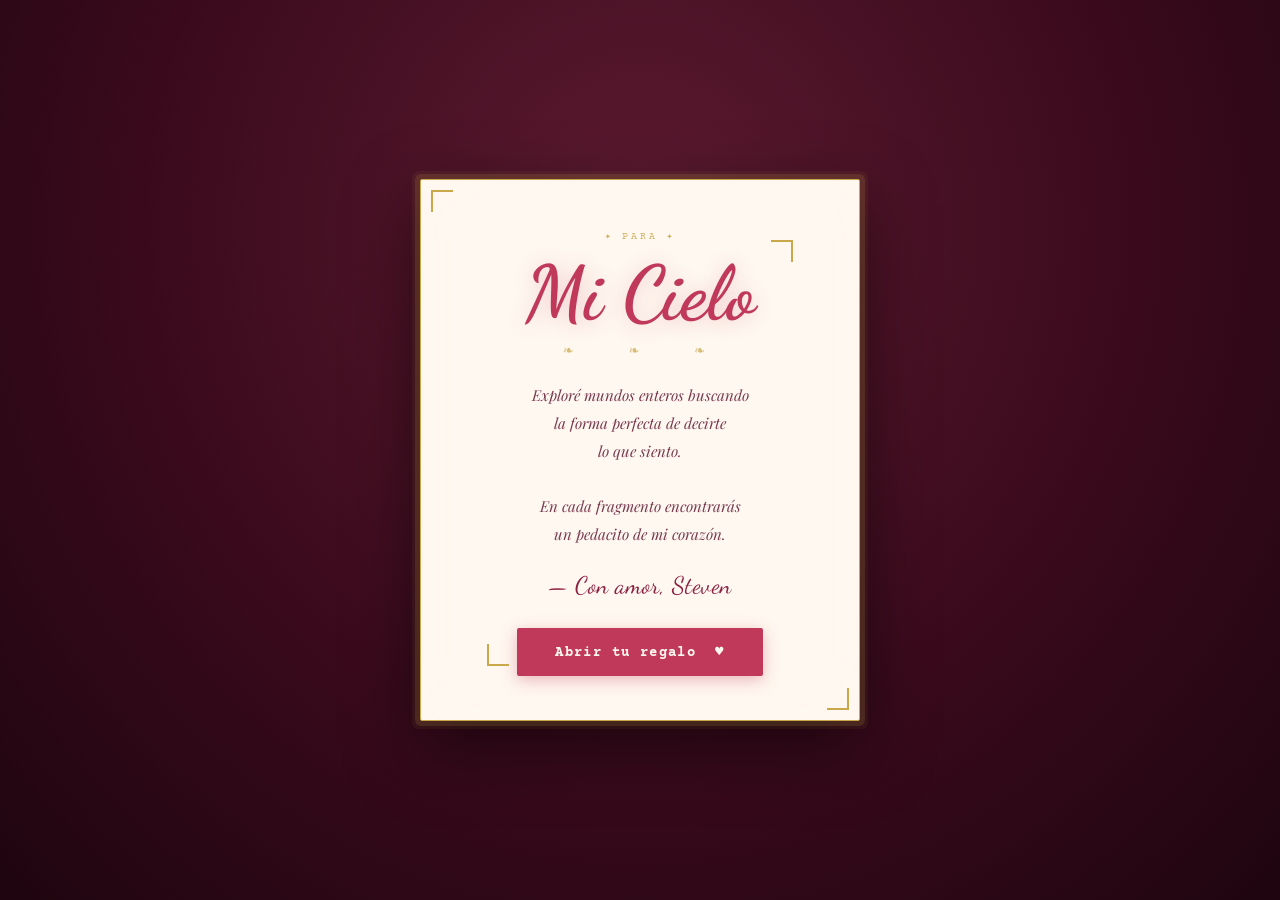
<file: 1stMonth Minigame.html>
<!DOCTYPE html>
<html lang="es">
<head>
<meta charset="UTF-8">
<meta name="viewport" content="width=device-width, initial-scale=1.0, user-scalable=no">
<title>Para Ti, Mi Amor 💌</title>
<link rel="preconnect" href="https://fonts.googleapis.com">
<link rel="preconnect" href="https://fonts.gstatic.com" crossorigin>
<link href="https://fonts.googleapis.com/css2?family=Playfair+Display:ital,wght@0,400;0,700;1,400;1,700&family=Courier+Prime:wght@400;700&family=Dancing+Script:wght@500;600;700&display=swap" rel="stylesheet">
<style>
*,*::before,*::after{box-sizing:border-box;margin:0;padding:0}
:root{
  --rose:#C0395A;--rose-dark:#8B2040;--rose-mid:#E06080;--rose-light:#F4A8B8;
  --blush:#FAD4DC;--cream:#FFF8F0;--cream-dark:#F5EDE0;
  --gold:#C9A84C;--gold-light:#F4D878;--gold-dim:rgba(201,168,76,0.15);
  --choco:#2D1218;--text-dark:#3A1020;--text-mid:#7A3A50;--text-soft:#B07888;
}
html,body{min-height:100vh;background:var(--cream);font-family:'Courier Prime',monospace;color:var(--text-dark);overflow-x:hidden}
body::before{content:'';position:fixed;inset:0;background-image:radial-gradient(var(--blush) 1px,transparent 1px);background-size:30px 30px;pointer-events:none;z-index:0;}

/* ═══ INTRO ═══ */
#intro{
  position:fixed;inset:0;
  background:radial-gradient(ellipse at 50% 25%,#5C1A30 0%,#3A0A1C 55%,#1E050F 100%);
  display:flex;align-items:center;justify-content:center;z-index:999;
  transition:opacity 1.5s ease;
}
#intro.out{opacity:0;pointer-events:none}

.petals{position:absolute;inset:0;overflow:hidden;pointer-events:none}
.petal{position:absolute;top:-30px;width:10px;height:17px;
  background:linear-gradient(135deg,#F4A8B8,#C0395A);
  border-radius:50% 15% 50% 15%;opacity:0;animation:petalFall linear infinite}
@keyframes petalFall{
  0%{transform:translateY(0) rotate(0deg) scaleX(1);opacity:0}
  8%{opacity:.65}90%{opacity:.3}
  100%{transform:translateY(105vh) rotate(420deg) scaleX(-1);opacity:0}
}
.petal:nth-child(1) {left:4%;  animation-duration:8s; animation-delay:0s}
.petal:nth-child(2) {left:11%; animation-duration:11s;animation-delay:1.6s}
.petal:nth-child(3) {left:21%; animation-duration:7s; animation-delay:0.8s}
.petal:nth-child(4) {left:33%; animation-duration:12s;animation-delay:2.3s}
.petal:nth-child(5) {left:46%; animation-duration:9s; animation-delay:0.3s}
.petal:nth-child(6) {left:57%; animation-duration:8s; animation-delay:3.2s}
.petal:nth-child(7) {left:67%; animation-duration:13s;animation-delay:1.0s}
.petal:nth-child(8) {left:76%; animation-duration:7s; animation-delay:2.8s}
.petal:nth-child(9) {left:84%; animation-duration:10s;animation-delay:0.5s}
.petal:nth-child(10){left:92%; animation-duration:9s; animation-delay:1.9s}
.petal:nth-child(11){left:17%; animation-duration:11s;animation-delay:4.1s}
.petal:nth-child(12){left:41%; animation-duration:8s; animation-delay:3.7s}
.petal:nth-child(13){left:72%; animation-duration:10s;animation-delay:5.0s}
.petal:nth-child(14){left:28%; animation-duration:9s; animation-delay:2.0s}

.card{
  background:var(--cream);
  border:1px solid var(--gold);
  border-radius:2px;
  padding:50px 56px 44px;
  max-width:440px;width:90%;
  text-align:center;
  position:relative;
  box-shadow:0 0 0 5px var(--gold-dim),0 0 0 8px rgba(201,168,76,.06),0 24px 70px rgba(0,0,0,.55),inset 0 0 50px rgba(255,248,240,.4);
  animation:cardIn .9s cubic-bezier(.34,1.48,.64,1) both;animation-delay:.5s
}
@keyframes cardIn{from{opacity:0;transform:scale(.8) translateY(40px)}to{opacity:1;transform:scale(1) translateY(0)}}

.card::before,.card::after,.ci::before,.ci::after{content:'';position:absolute;width:22px;height:22px;border-color:var(--gold);border-style:solid}
.card::before{top:10px;left:10px;border-width:2px 0 0 2px}
.card::after{bottom:10px;right:10px;border-width:0 2px 2px 0}
.ci{position:relative}
.ci::before{position:absolute;top:10px;right:10px;border-width:2px 2px 0 0}
.ci::after{position:absolute;bottom:10px;left:10px;border-width:0 0 2px 2px}

.card-for{font-size:10px;letter-spacing:.28em;text-transform:uppercase;color:var(--gold);margin-bottom:14px;opacity:.9}
.card-name{font-family:'Dancing Script',cursive;font-size:clamp(52px,12vw,76px);color:var(--rose);line-height:1;margin-bottom:8px;text-shadow:0 2px 20px rgba(192,57,90,.25)}
.card-orn{color:var(--gold);font-size:16px;letter-spacing:12px;margin-bottom:22px;opacity:.75}
.card-msg{font-family:'Playfair Display',serif;font-style:italic;font-size:15px;line-height:1.85;color:var(--text-mid);margin-bottom:22px}
.card-sig{font-family:'Dancing Script',cursive;font-size:24px;color:var(--rose-dark);margin-bottom:28px;letter-spacing:.02em}
#start-btn{
  background:var(--rose);color:var(--cream);
  border:none;border-radius:2px;
  padding:15px 38px;
  font-family:'Courier Prime',monospace;font-size:14px;font-weight:700;letter-spacing:.1em;
  cursor:pointer;
  box-shadow:0 4px 16px rgba(192,57,90,.35);
  transition:background .2s,transform .15s,box-shadow .2s
}
#start-btn:hover{background:var(--rose-dark);transform:translateY(-2px);box-shadow:0 7px 22px rgba(192,57,90,.45)}
#start-btn:active{transform:translateY(0)}

/* ═══ GAME WRAPPER ═══ */
#gw{max-width:860px;margin:0 auto;padding:16px 12px 28px;position:relative;z-index:1}

/* Decorative frame around the whole game */
#gw::before{
  content:'';position:absolute;
  top:8px;left:4px;right:4px;bottom:20px;
  border:1px solid var(--rose-light);border-radius:14px;
  pointer-events:none;opacity:.4
}

.ghdr{text-align:center;margin-bottom:14px}
.gtitle{font-family:'Dancing Script',cursive;font-size:clamp(28px,6vw,48px);color:var(--rose);line-height:1;margin-bottom:4px}
.gsub{font-family:'Playfair Display',serif;font-style:italic;font-size:13px;color:var(--text-soft);letter-spacing:.04em}

.cwrap{position:relative;border-radius:12px}
canvas{
  width:100%;height:auto;display:block;border-radius:12px;
  border:2px solid var(--rose-light);
  box-shadow:0 8px 36px rgba(192,57,90,.18),0 2px 10px rgba(192,57,90,.10)
}

/* D-Pad */
.dpad{position:absolute;bottom:45px;left:12px;width:140px;height:140px;touch-action:none}
.dbtn{
  position:absolute;width:46px;height:46px;
  background:rgba(140,32,64,.78);
  border:1.5px solid rgba(244,168,184,.6);border-radius:10px;
  color:#FFF8F0;font-size:15px;
  display:flex;align-items:center;justify-content:center;
  cursor:pointer;user-select:none;touch-action:none;-webkit-user-select:none;
  backdrop-filter:blur(4px);transition:background .1s
}
.dbtn:active{background:var(--rose-dark)}

/* UI row */
.ui-row{display:grid;grid-template-columns:1fr auto;gap:10px;align-items:start;margin-top:10px}

.mbox{
  background:var(--cream);
  border:1.5px solid var(--rose-light);
  border-radius:10px;padding:16px 18px 14px;
  min-height:76px;position:relative;
}
.mbox::before{content:'💌';position:absolute;top:-13px;left:16px;font-size:22px;line-height:1}
.mlabel{font-size:9px;letter-spacing:.22em;text-transform:uppercase;color:var(--text-soft);margin-bottom:6px;display:none}
.mtext{font-family:'Playfair Display',serif;font-style:italic;font-size:13px;color:var(--text-soft);line-height:1.55}
.mtext.got{color:var(--text-dark);font-size:14.5px}

.ctr{background:var(--cream);border:1.5px solid var(--rose-light);border-radius:10px;padding:14px 18px;text-align:center;white-space:nowrap}
.cnum{font-family:'Dancing Script',cursive;font-size:30px;font-weight:700;color:var(--rose);line-height:1}
.csub{font-size:9px;color:var(--text-soft);letter-spacing:.14em;text-transform:uppercase}
.rbtn{display:none;width:100%;margin-top:8px;background:var(--rose-dark);color:var(--cream);border:none;border-radius:7px;padding:9px 10px;font-family:'Courier Prime',monospace;font-size:12px;font-weight:700;cursor:pointer;transition:background .2s;letter-spacing:.05em}
.rbtn:hover{background:var(--rose)}

/* History */
.hist{display:none;margin-top:10px;background:var(--cream);border:1.5px solid var(--blush);border-radius:10px;padding:16px 18px}
.htitle{font-size:9px;letter-spacing:.22em;text-transform:uppercase;color:var(--text-soft);margin-bottom:11px}
.hitem{padding:9px 14px;background:linear-gradient(90deg,rgba(250,212,220,.5),rgba(250,212,220,.2));border-left:3px solid var(--rose-light);border-radius:0 7px 7px 0;margin-bottom:7px;font-family:'Playfair Display',serif;font-style:italic;font-size:13px;color:var(--text-dark);line-height:1.45}
.hnum{font-family:'Courier Prime',monospace;font-style:normal;font-size:10px;color:var(--rose);font-weight:700;margin-right:6px}

.gfooter{text-align:center;margin-top:18px;font-family:'Playfair Display',serif;font-style:italic;font-size:12px;color:var(--text-soft)}
.gfooter span{color:var(--rose)}
</style>
</head>
<body>

<!-- ═══════════ INTRO ═══════════ -->
<div id="intro">
  <div class="petals">
    <div class="petal"></div><div class="petal"></div><div class="petal"></div>
    <div class="petal"></div><div class="petal"></div><div class="petal"></div>
    <div class="petal"></div><div class="petal"></div><div class="petal"></div>
    <div class="petal"></div><div class="petal"></div><div class="petal"></div>
    <div class="petal"></div><div class="petal"></div>
  </div>
  <div class="card">
    <div class="ci">
      <div class="card-for">✦ Para ✦</div>
      <h1 class="card-name">Mi Cielo</h1>
      <div class="card-orn">❧&nbsp;&nbsp;❧&nbsp;&nbsp;❧</div>
      <p class="card-msg">
        Exploré mundos enteros buscando<br>
        la forma perfecta de decirte<br>
        lo que siento.<br><br>
        En cada fragmento encontrarás<br>
        un pedacito de mi corazón.
      </p>
      <p class="card-sig">— Con amor, Steven</p>
      <button id="start-btn">Abrir tu regalo &nbsp;♥</button>
    </div>
  </div>
</div>

<!-- ═══════════ GAME ═══════════ -->
<div id="gw">
  <header class="ghdr">
    <h1 class="gtitle">Para Ti, Mi Amor 💌</h1>
    <p class="gsub">Un pequeño mundo construido por mí, solo para ti</p>
  </header>

  <div class="cwrap">
    <canvas id="gc" width="800" height="500"></canvas>
    <div class="dpad">
      <div class="dbtn" style="top:0;left:47px" id="du">▲</div>
      <div class="dbtn" style="top:47px;left:0" id="dl">◀</div>
      <div class="dbtn" style="top:47px;left:94px" id="dr">▶</div>
      <div class="dbtn" style="top:94px;left:47px" id="dd">▼</div>
    </div>
  </div>

  <div class="ui-row">
    <div class="mbox">
      <div class="mlabel" id="mlb">Mensaje encontrado</div>
      <div id="mtx" class="mtext">Guía a Steven por el mundo que creó para ti — hay 7 mensajes esperándote ✨</div>
    </div>
    <div class="ctr">
      <div class="cnum" id="cnt">0/7</div>
      <div class="csub">mensajes</div>
      <button class="rbtn" id="rbtn">↺ Revivir</button>
    </div>
  </div>

  <div class="hist" id="hist">
    <div class="htitle">✦ &nbsp;Tus mensajes descubiertos</div>
    <div id="hitms"></div>
  </div>

  <footer class="gfooter">
    Hecho con todo mi amor para ti, <span>mi vida</span> 💌 &nbsp;—&nbsp; Steven
  </footer>
</div>

<script>
// ─── CONSTANTS ───────────────────────────────────────────────
const W=800,H=500;

const MSGS=[
  "💌 Bb, antes de ti no sabía lo que era querer a alguien de verdad",
  "🌹 Tu sonrisa me sigue robando el aliento cada vez que la veo",
  "✨ Eres la aventura más hermosa en la que me he embarcado",
  "💝 Construí este mundo para ti, porque tú mereces mundos enteros",
  "🌸 Gracias por elegirme cada día, mi niña. Soy el más afortunado",
  "🌙 Cuando pienso en mi hogar, pienso en ti",
  "💌 Te amo hoy más que ayer, y menos que mañana"
];

const FPOS=[
  {x:285,y:180},{x:505,y:235},{x:678,y:125},
  {x:380,y:365},{x:595,y:325},{x:148,y:278},{x:695,y:385}
];

const BGURL='https://d2xsxph8kpxj0f.cloudfront.net/310519663708336330/KD664ArmvMcqU9ixzjtP2j/game-background-main-LLDSz4HouCbZfDj8pCMeXF.webp';

function rnd(a,b){return a+Math.random()*(b-a)}

// ─── HEART PATH ───────────────────────────────────────────────
// Parametric heart curve, centered at (cx,cy)
function heartPath(ctx,cx,cy,size){
  const k=size/16;
  ctx.beginPath();
  for(let i=0;i<=360;i++){
    const t=i*Math.PI/180;
    const x=cx+16*Math.pow(Math.sin(t),3)*k;
    const y=cy-(13*Math.cos(t)-5*Math.cos(2*t)-2*Math.cos(3*t)-Math.cos(4*t))*k+2*k;
    i===0?ctx.moveTo(x,y):ctx.lineTo(x,y);
  }
  ctx.closePath();
}

// ─── ROUNDED RECT ─────────────────────────────────────────────
function rrect(ctx,x,y,w,h,r){
  ctx.beginPath();ctx.moveTo(x+r,y);ctx.lineTo(x+w-r,y);
  ctx.arcTo(x+w,y,x+w,y+r,r);ctx.lineTo(x+w,y+h-r);
  ctx.arcTo(x+w,y+h,x+w-r,y+h,r);ctx.lineTo(x+r,y+h);
  ctx.arcTo(x,y+h,x,y+h-r,r);ctx.lineTo(x,y+r);
  ctx.arcTo(x,y,x+r,y,r);ctx.closePath();
}

// ─── DRAW CROWN ──────────────────────────────────────────────────
function drawCrown(ctx,cx,cy){
  const x=cx-11,y=cy-17;
  ctx.save();
  ctx.fillStyle='#E8C020';
  // Crown base
  ctx.fillRect(x,y+5,22,7);
  // Three peaks
  ctx.beginPath();
  ctx.moveTo(x,y+5);ctx.lineTo(x,y+1);ctx.lineTo(x+5,y+4);
  ctx.lineTo(x+11,y-3);ctx.lineTo(x+17,y+4);
  ctx.lineTo(x+22,y+1);ctx.lineTo(x+22,y+5);
  ctx.fill();
  // Jewels
  ctx.fillStyle='#E91E63';
  ctx.beginPath();ctx.arc(x+4,y+8,2,0,Math.PI*2);ctx.fill();
  ctx.fillStyle='#fff';
  ctx.beginPath();ctx.arc(x+11,y+8,2,0,Math.PI*2);ctx.fill();
  ctx.fillStyle='#E91E63';
  ctx.beginPath();ctx.arc(x+18,y+8,2,0,Math.PI*2);ctx.fill();
  // Top gem
  ctx.fillStyle='#FF1493';
  ctx.beginPath();ctx.arc(x+11,y-2,2.5,0,Math.PI*2);ctx.fill();
  ctx.fillStyle='rgba(255,255,255,.6)';
  ctx.beginPath();ctx.arc(x+10,y-3,1,0,Math.PI*2);ctx.fill();
  ctx.restore();
}

// ─── DRAW STEVEN ──────────────────────────────────────────────
function drawSteven(ctx,x,y,frame){
  // Shadow
  ctx.fillStyle='rgba(0,0,0,.15)';
  ctx.beginPath();ctx.ellipse(x+20,y+62,13,4,0,0,Math.PI*2);ctx.fill();
  // Hair
  ctx.fillStyle='#4E342E';
  ctx.fillRect(x+9,y,22,7);ctx.fillRect(x+7,y+2,4,10);ctx.fillRect(x+29,y+2,4,10);
  // Head
  ctx.fillStyle='#FFCCBC';ctx.fillRect(x+9,y+6,22,18);
  // Ears
  ctx.fillStyle='#FFBCAB';ctx.fillRect(x+6,y+10,4,8);ctx.fillRect(x+30,y+10,4,8);
  // Eyes
  ctx.fillStyle='#1A237E';ctx.fillRect(x+12,y+11,5,5);ctx.fillRect(x+23,y+11,5,5);
  ctx.fillStyle='#fff';ctx.fillRect(x+13,y+12,2,2);ctx.fillRect(x+24,y+12,2,2);
  // Nose
  ctx.fillStyle='#FFBCAB';ctx.fillRect(x+19,y+17,2,3);
  // Smile
  ctx.fillStyle='#BF6060';ctx.fillRect(x+14,y+21,2,2);ctx.fillRect(x+24,y+21,2,2);ctx.fillRect(x+16,y+22,8,2);
  // Neck
  ctx.fillStyle='#FFCCBC';ctx.fillRect(x+16,y+24,8,5);
  // Shirt
  ctx.fillStyle='#1976D2';ctx.fillRect(x+7,y+29,26,18);
  ctx.fillStyle='#fff';ctx.fillRect(x+15,y+29,5,5);ctx.fillRect(x+21,y+29,4,5);
  ctx.fillStyle='#1565C0';ctx.fillRect(x+19,y+34,2,2);ctx.fillRect(x+19,y+38,2,2);
  // Arms
  ctx.fillStyle='#1565C0';ctx.fillRect(x+2,y+29,7,16);ctx.fillRect(x+31,y+29,7,16);
  ctx.fillStyle='#FFCCBC';ctx.fillRect(x+2,y+43,7,6);ctx.fillRect(x+31,y+43,7,6);
  // Belt
  ctx.fillStyle='#5D4037';ctx.fillRect(x+7,y+47,26,3);
  ctx.fillStyle='#F9A825';ctx.fillRect(x+18,y+47,4,3);
  // Legs
  ctx.fillStyle='#0D47A1';
  if(frame===0){ctx.fillRect(x+7,y+50,12,12);ctx.fillRect(x+21,y+50,12,12);}
  else{ctx.fillRect(x+4,y+50,12,10);ctx.fillRect(x+2,y+58,14,4);ctx.fillRect(x+24,y+50,12,10);ctx.fillRect(x+22,y+58,10,4);}
  // Shoes
  ctx.fillStyle='#212121';
  if(frame===0){ctx.fillRect(x+5,y+60,14,4);ctx.fillRect(x+21,y+60,14,4);}
  else{ctx.fillRect(x+0,y+60,16,4);ctx.fillRect(x+20,y+60,12,4);}
}

// ─── DRAW LUISA ───────────────────────────────────────────────
function drawMiAmor(ctx,x,y,frame){
  // Shadow
  ctx.fillStyle='rgba(0,0,0,.15)';
  ctx.beginPath();ctx.ellipse(x+20,y+64,13,4,0,0,Math.PI*2);ctx.fill();
  // Long hair (back)
  ctx.fillStyle='#3E2723';
  ctx.fillRect(x+5,y,30,8);ctx.fillRect(x+3,y+6,6,28);ctx.fillRect(x+31,y+6,6,28);
  ctx.fillRect(x+5,y+34,5,10);ctx.fillRect(x+30,y+34,5,10);
  // Head
  ctx.fillStyle='#FFCCBC';ctx.fillRect(x+9,y+6,22,18);
  // Ears
  ctx.fillStyle='#FFBCAB';ctx.fillRect(x+6,y+10,4,8);ctx.fillRect(x+30,y+10,4,8);
  // Eyes (bigger, feminine)
  ctx.fillStyle='#4A148C';ctx.fillRect(x+11,y+11,6,6);ctx.fillRect(x+23,y+11,6,6);
  ctx.fillStyle='#7B1FA2';ctx.fillRect(x+12,y+12,4,4);
  ctx.fillStyle='#fff';ctx.fillRect(x+12,y+12,2,2);ctx.fillRect(x+24,y+12,2,2);
  // Lashes
  ctx.fillStyle='#3E2723';ctx.fillRect(x+11,y+10,6,2);ctx.fillRect(x+23,y+10,6,2);
  // Rosy cheeks
  ctx.fillStyle='rgba(255,100,120,.28)';
  ctx.beginPath();ctx.ellipse(x+13,y+18,4,3,0,0,Math.PI*2);ctx.fill();
  ctx.beginPath();ctx.ellipse(x+27,y+18,4,3,0,0,Math.PI*2);ctx.fill();
  // Nose
  ctx.fillStyle='#FFBCAB';ctx.fillRect(x+19,y+17,2,2);
  // Mouth
  ctx.fillStyle='#E91E63';ctx.fillRect(x+15,y+21,2,2);ctx.fillRect(x+23,y+21,2,2);ctx.fillRect(x+17,y+22,6,2);
  // Neck
  ctx.fillStyle='#FFCCBC';ctx.fillRect(x+16,y+24,8,5);
  // Dress top
  ctx.fillStyle='#C0395A';ctx.fillRect(x+8,y+29,24,18);
  // Dress bow
  ctx.fillStyle='#E8607A';ctx.fillRect(x+16,y+29,8,5);ctx.fillRect(x+14,y+30,4,3);ctx.fillRect(x+22,y+30,4,3);
  // Arms
  ctx.fillStyle='#D05070';ctx.fillRect(x+2,y+29,7,14);ctx.fillRect(x+31,y+29,7,14);
  ctx.fillStyle='#FFCCBC';ctx.fillRect(x+2,y+41,7,5);ctx.fillRect(x+31,y+41,7,5);
  // Dress skirt
  ctx.fillStyle='#C0395A';ctx.fillRect(x+5,y+47,30,14);
  ctx.fillStyle='#E8607A';ctx.fillRect(x+5,y+47,30,3);
  ctx.fillStyle='#C0395A';ctx.fillRect(x+2,y+52,36,9);
  // Dress hem glimmer
  ctx.fillStyle='rgba(255,180,200,.4)';ctx.fillRect(x+2,y+59,36,2);
  // Shoes
  ctx.fillStyle='#8B2040';
  if(frame===0){ctx.fillRect(x+8,y+60,12,4);ctx.fillRect(x+22,y+60,12,4);}
  else{ctx.fillRect(x+4,y+60,14,4);ctx.fillRect(x+20,y+60,12,4);}
}

// ─── PARTICLES ────────────────────────────────────────────────
function mkParticles(cx,cy){
  const ps=[];
  // Burst circles
  for(let i=0;i<16;i++){
    const a=(Math.PI*2*i)/16,sp=rnd(2.5,5.8);
    ps.push({x:cx,y:cy,vx:Math.cos(a)*sp,vy:Math.sin(a)*sp-1,life:1,
      decay:rnd(.018,.032),col:['#F4A8B8','#F4D878','#E8607A','#FAD4DC','#C0395A'][Math.floor(Math.random()*5)],
      sz:rnd(3,6),heart:false,petal:false});
  }
  // Heart bursts
  for(let i=0;i<8;i++){
    ps.push({x:cx,y:cy,vx:rnd(-3.5,3.5),vy:rnd(-5.5,-2),life:1,
      decay:rnd(.009,.016),col:['#FF69B4','#C0395A','#E91E63'][Math.floor(Math.random()*3)],
      sz:rnd(11,18),heart:true,petal:false});
  }
  // Rose petals
  for(let i=0;i<6;i++){
    const a=rnd(0,Math.PI*2);
    ps.push({x:cx,y:cy,vx:Math.cos(a)*rnd(1,4),vy:Math.sin(a)*rnd(1,3)-2,life:1,
      decay:rnd(.006,.014),col:'#F4A8B8',sz:rnd(6,10),heart:false,petal:true,
      rot:rnd(0,Math.PI*2),rotv:rnd(-.08,.08)});
  }
  return ps;
}

function mkSparkle(cx,cy){
  const ps=[];
  for(let i=0;i<4;i++){
    const a=rnd(0,Math.PI*2),sp=rnd(1,3);
    ps.push({x:cx+rnd(-15,15),y:cy+rnd(-20,5),vx:Math.cos(a)*sp,vy:Math.sin(a)*sp-1.5,life:1,
      decay:rnd(.025,.045),col:'#F4D878',sz:rnd(2,5),heart:false,petal:false});
  }
  return ps;
}

// ─── GAME STATE ───────────────────────────────────────────────
function initGame(){
  return{
    sv:{x:350,y:300,vx:0,vy:0,dir:'right',frame:0},
    lu:{x:295,y:300,vx:0,vy:0,dir:'right',frame:0},
    frags:FPOS.map((p,i)=>({x:p.x,y:p.y,msg:MSGS[i],collected:false,dying:false,dt:0,phase:rnd(0,Math.PI*2)})),
    parts:[],
    ahearts:Array.from({length:8},()=>({x:rnd(50,W-50),y:rnd(20,180),phase:rnd(0,Math.PI*2),sz:rnd(9,16)})),
    popup:null,flash:0,frame:0,phase:'playing',vtimer:0,
    sparkleTimer:0,luisaGlow:0
  };
}

// ─── SETUP ────────────────────────────────────────────────────
const cvs=document.getElementById('gc');
const ctx=cvs.getContext('2d');
const bgImg=new Image();bgImg.crossOrigin='anonymous';bgImg.src=BGURL;

let g=initGame();
const keys={};
const dp={up:false,down:false,left:false,right:false};
let allMsgs=[];
let raf;

// Input
window.addEventListener('keydown',e=>{
  keys[e.key.toLowerCase()]=true;
  if(['arrowup','arrowdown','arrowleft','arrowright'].includes(e.key.toLowerCase()))e.preventDefault();
});
window.addEventListener('keyup',e=>{keys[e.key.toLowerCase()]=false;});

['du','dd','dl','dr'].forEach((id,i)=>{
  const dir=['up','down','left','right'][i];
  const el=document.getElementById(id);
  el.addEventListener('pointerdown',e=>{e.preventDefault();dp[dir]=true;el.setPointerCapture(e.pointerId);});
  el.addEventListener('pointerup',e=>{e.preventDefault();dp[dir]=false;});
  el.addEventListener('pointerleave',()=>{dp[dir]=false;});
});

document.getElementById('rbtn').addEventListener('click',()=>{
  g=initGame();allMsgs=[];
  document.getElementById('mlb').style.display='none';
  const mt=document.getElementById('mtx');
  mt.className='mtext';
  mt.textContent='Guía a Steven por el mundo que creó para ti — hay 7 mensajes esperándote ✨';
  document.getElementById('cnt').textContent='0/7';
  document.getElementById('rbtn').style.display='none';
  document.getElementById('hist').style.display='none';
  document.getElementById('hitms').innerHTML='';
});

// Intro button
document.getElementById('start-btn').addEventListener('click',()=>{
  document.getElementById('intro').classList.add('out');
  setTimeout(()=>document.getElementById('intro').style.display='none',1600);
});

// ─── UI UPDATE ────────────────────────────────────────────────
function uiUpdate(msg,n,won){
  if(msg){
    document.getElementById('mlb').style.display='block';
    const mt=document.getElementById('mtx');mt.className='mtext got';mt.textContent=msg;
    allMsgs.push(msg);
    const d=document.createElement('div');d.className='hitem';
    d.innerHTML='<span class="hnum">'+n+'.&nbsp;</span>'+msg;
    document.getElementById('hitms').appendChild(d);
    document.getElementById('hist').style.display='block';
  }
  document.getElementById('cnt').textContent=n+'/7';
  if(won)document.getElementById('rbtn').style.display='block';
}

// ─── DRAW HELPERS ─────────────────────────────────────────────
function drawFallbackBg(){
  // Romantic garden gradient
  const gr=ctx.createLinearGradient(0,0,0,H);
  gr.addColorStop(0,'#EDE0F0');gr.addColorStop(.35,'#F5D0DC');
  gr.addColorStop(.65,'#C8EAC0');gr.addColorStop(1,'#90D080');
  ctx.fillStyle=gr;ctx.fillRect(0,0,W,H);
  // Clouds
  function cloud(x,y,s){
    ctx.fillStyle='rgba(255,255,255,.8)';
    [{dx:0,dy:0,r:14},{dx:13,dy:-5,r:10},{dx:24,dy:0,r:12},{dx:10,dy:6,r:8}].forEach(c=>{
      ctx.beginPath();ctx.arc(x+c.dx*s,y+c.dy*s,c.r*s,0,Math.PI*2);ctx.fill();
    });
  }
  cloud(90,55,1);cloud(350,40,.8);cloud(620,65,.9);cloud(160,90,.6);
  // Ground line
  ctx.fillStyle='rgba(100,160,80,.15)';ctx.fillRect(0,H*.65,W,H*.35);
  // Simple flowers
  function flower(fx,fy,col){
    const petals=[0,72,144,216,288];
    ctx.fillStyle=col;
    petals.forEach(a=>{
      const r=a*Math.PI/180;
      ctx.beginPath();ctx.ellipse(fx+Math.cos(r)*5,fy+Math.sin(r)*5,4,3,r,0,Math.PI*2);ctx.fill();
    });
    ctx.fillStyle='#F4D878';ctx.beginPath();ctx.arc(fx,fy,3,0,Math.PI*2);ctx.fill();
  }
  [[60,H*.7,'#FFB3BA'],[140,H*.75,'#E8A0C0'],[280,H*.72,'#FFB3BA'],[480,H*.74,'#D4A0E0'],[600,H*.71,'#FFB3BA'],[720,H*.75,'#F4A8B8']].forEach(f=>flower(f[0],f[1],f[2]));
}

function drawCollectible(fr,f){
  const bob=Math.sin(f/28+fr.phase)*5;
  let sc=1,al=1;
  if(fr.dying){sc=1+(1-fr.dt)*2.4;al=fr.dt;}
  const cx=fr.x+16,cy=fr.y+16+bob;
  ctx.save();
  ctx.translate(cx,cy);ctx.scale(sc,sc);
  // Outer glow
  const pa=.3+Math.sin(f/18)*.2;
  ctx.globalAlpha=al*pa;
  const grd=ctx.createRadialGradient(0,0,0,0,0,28);
  grd.addColorStop(0,'rgba(244,168,184,.85)');grd.addColorStop(1,'rgba(244,168,184,0)');
  ctx.fillStyle=grd;ctx.beginPath();ctx.arc(0,0,28,0,Math.PI*2);ctx.fill();
  // Inner golden glow
  ctx.globalAlpha=al*(pa*.6);
  const grd2=ctx.createRadialGradient(0,0,0,0,0,14);
  grd2.addColorStop(0,'rgba(244,216,120,.7)');grd2.addColorStop(1,'rgba(244,216,120,0)');
  ctx.fillStyle=grd2;ctx.beginPath();ctx.arc(0,0,14,0,Math.PI*2);ctx.fill();
  // Heart
  ctx.globalAlpha=al;
  const pulse=1+Math.sin(f/12)*.06;
  ctx.scale(pulse,pulse);
  heartPath(ctx,0,0,15);
  const hgrd=ctx.createRadialGradient(-2,-4,0,0,0,15);
  hgrd.addColorStop(0,'#FF8FAF');hgrd.addColorStop(.5,'#E0395A');hgrd.addColorStop(1,'#8B2040');
  ctx.fillStyle=hgrd;ctx.fill();
  // Shine
  ctx.fillStyle='rgba(255,255,255,.55)';ctx.beginPath();ctx.arc(-3,-5,3.5,0,Math.PI*2);ctx.fill();
  ctx.fillStyle='rgba(255,255,255,.25)';ctx.beginPath();ctx.arc(-1,-2,6,0,Math.PI*2);ctx.fill();
  // Golden border
  ctx.strokeStyle='rgba(244,216,120,.6)';ctx.lineWidth=1.2;
  heartPath(ctx,0,0,15);ctx.stroke();
  ctx.restore();
}

function drawHUDHearts(nc){
  const tot=7,hw=tot*26+20;
  ctx.save();
  rrect(ctx,10,10,hw,34,8);
  ctx.fillStyle='rgba(255,248,240,.92)';ctx.fill();
  ctx.strokeStyle='#F4A8B8';ctx.lineWidth=1.5;ctx.stroke();
  for(let i=0;i<tot;i++){
    const collected=i<nc;
    ctx.save();ctx.translate(24+i*26,27);
    if(collected){
      heartPath(ctx,0,0,8);
      const hg=ctx.createRadialGradient(0,-2,0,0,0,8);
      hg.addColorStop(0,'#FF69B4');hg.addColorStop(1,'#C0395A');
      ctx.fillStyle=hg;ctx.fill();
    }else{
      heartPath(ctx,0,0,8);ctx.fillStyle='rgba(200,180,190,.4)';ctx.fill();
    }
    ctx.restore();
  }
  ctx.restore();
}

function drawChar(ch,drawFn,label,lcolor,isCrown){
  const CW=40;
  ctx.save();ctx.translate(ch.x+CW/2,ch.y);if(ch.dir==='left')ctx.scale(-1,1);
  drawFn(ctx,-CW/2,0,ch.frame);
  if(isCrown)drawCrown(ctx,0,-6);
  ctx.restore();
  // Name tag
  const nm=label;const tw=nm.length*7+16;
  const tx=ch.x+CW/2-tw/2,ty=ch.y-22;
  ctx.save();
  rrect(ctx,tx,ty,tw,16,5);
  ctx.fillStyle='rgba(255,248,240,.95)';ctx.fill();
  ctx.strokeStyle=lcolor;ctx.lineWidth=1.5;ctx.stroke();
  ctx.fillStyle=lcolor;ctx.font='bold 10px "Courier Prime", "Courier New"';ctx.textAlign='center';
  ctx.fillText(nm,ch.x+CW/2,ty+11);
  ctx.restore();
}

// ─── MAIN LOOP ────────────────────────────────────────────────
function loop(){
  g.frame++;const f=g.frame;
  const s=g.sv,l=g.lu;

  if(g.phase==='playing'){
    let dx=0,dy=0;
    if(keys['arrowleft']||keys['a']||dp.left){dx-=1;s.dir='left';}
    if(keys['arrowright']||keys['d']||dp.right){dx+=1;s.dir='right';}
    if(keys['arrowup']||keys['w']||dp.up)dy-=1;
    if(keys['arrowdown']||keys['s']||dp.down)dy+=1;
    if(dx&&dy){dx*=.7071;dy*=.7071;}
    const SP=3.5;
    s.x=Math.max(8,Math.min(W-50,s.x+dx*SP));
    s.y=Math.max(8,Math.min(H-68,s.y+dy*SP));
    s.frame=(dx||dy)?Math.floor(f/7)%2:0;

    // ella sigue
    const ldx=s.x-l.x,ldy=s.y-l.y,dist=Math.hypot(ldx,ldy);
    if(dist>55){
      const sp=Math.min(3.2,.065*dist);
      l.vx+=(ldx/dist*sp-l.vx)*.2;l.vy+=(ldy/dist*sp-l.vy)*.2;
      l.dir=ldx<0?'left':'right';l.frame=Math.floor(f/8)%2;
    }else{l.vx*=.75;l.vy*=.75;l.frame=0;}
    l.x=Math.max(8,Math.min(W-50,l.x+l.vx));
    l.y=Math.max(8,Math.min(H-68,l.y+l.vy));

    // ambient sparkles
    g.sparkleTimer++;
    if(g.sparkleTimer>50+Math.random()*40){
      g.sparkleTimer=0;
      g.parts.push(...mkSparkle(l.x+20,l.y+30));
    }
    if(g.luisaGlow>0)g.luisaGlow--;

    // Fragment collection
    let newMsg=null;
    g.frags.forEach(fr=>{
      if(fr.collected)return;
      if(Math.hypot(s.x+20-(fr.x+16),s.y+30-(fr.y+16))<48){
        fr.collected=true;fr.dying=true;fr.dt=1;
        g.parts.push(...mkParticles(fr.x+16,fr.y+16));
        g.flash=22;g.popup={text:fr.msg,timer:240};newMsg=fr.msg;
        g.luisaGlow=60; // brilla cuando encuentra un mensaje
      }
    });
    if(newMsg){
      const nc=g.frags.filter(x=>x.collected).length;
      const won=nc===7;if(won){g.phase='victory';g.vtimer=0;}
      uiUpdate(newMsg,nc,won);
    }
    g.frags.forEach(fr=>{if(fr.dying){fr.dt-=.042;if(fr.dt<=0){fr.dt=0;fr.dying=false;}}});
    if(g.popup){g.popup.timer--;if(g.popup.timer<=0)g.popup=null;}
    if(g.flash>0)g.flash--;
  }

  if(g.phase==='victory'){
    g.vtimer++;
    if(f%3===0)g.parts.push(...mkParticles(rnd(80,W-80),rnd(80,H-120)));
  }

  // Particle physics
  g.parts=g.parts.filter(p=>p.life>0);
  g.parts.forEach(p=>{
    p.x+=p.vx;p.y+=p.vy;p.vy+=.08;p.vx*=.98;p.life-=p.decay;p.sz*=.97;
    if(p.petal)p.rot=(p.rot||0)+(p.rotv||0);
  });

  // ── DRAW ────────────────────────────────────────────────────
  ctx.clearRect(0,0,W,H);

  // Background
  if(bgImg.complete&&bgImg.naturalWidth>0){ctx.drawImage(bgImg,0,0,W,H);}
  else{drawFallbackBg();}

  // Ambient hearts
  g.ahearts.forEach(h=>{
    const bob=Math.sin(f/55+h.phase)*10;
    ctx.save();ctx.globalAlpha=.12+Math.sin(f/40+h.phase)*.05;
    heartPath(ctx,h.x,h.y+bob,h.sz/2);
    ctx.fillStyle='#C0395A';ctx.fill();ctx.restore();
  });

  // Collectibles
  g.frags.forEach(fr=>{
    if(fr.collected&&!fr.dying)return;
    drawCollectible(fr,f);
  });

  // Particles
  g.parts.forEach(p=>{
    if(p.life<=0)return;
    ctx.save();ctx.globalAlpha=Math.max(0,p.life);
    if(p.heart){
      heartPath(ctx,p.x,p.y,p.sz/2);
      ctx.fillStyle=p.col;ctx.fill();
    }else if(p.petal){
      ctx.translate(p.x,p.y);ctx.rotate(p.rot||0);
      ctx.fillStyle=p.col;
      ctx.beginPath();ctx.ellipse(0,0,p.sz/2,p.sz/3,0,0,Math.PI*2);ctx.fill();
    }else{
      ctx.fillStyle=p.col;ctx.beginPath();ctx.arc(p.x,p.y,Math.max(1,p.sz/2),0,Math.PI*2);ctx.fill();
    }
    ctx.restore();
  });

  // glow aura
  if(g.luisaGlow>0){
    const ga=g.luisaGlow/60;
    ctx.save();
    const ag=ctx.createRadialGradient(l.x+20,l.y+30,5,l.x+20,l.y+30,45);
    ag.addColorStop(0,`rgba(255,105,180,${.35*ga})`);ag.addColorStop(1,'rgba(255,105,180,0)');
    ctx.fillStyle=ag;ctx.beginPath();ctx.arc(l.x+20,l.y+30,45,0,Math.PI*2);ctx.fill();
    ctx.restore();
  }

  // ella siempre al frente (es la estrella)
  drawChar(s,drawSteven,'Steven','#1565C0',false);
  drawChar(l,drawMiAmor,'Mi amor ♥','#8B2040',true);

  // Screen flash
  if(g.flash>0){
    ctx.save();ctx.globalAlpha=(g.flash/22)*.25;ctx.fillStyle='#F4A8B8';ctx.fillRect(0,0,W,H);ctx.restore();
  }

  // HUD hearts
  const nc=g.frags.filter(x=>x.collected).length;
  drawHUDHearts(nc);

  // Controls hint
  ctx.save();
  rrect(ctx,W-214,10,204,44,8);
  ctx.fillStyle='rgba(255,248,240,.9)';ctx.fill();
  ctx.strokeStyle='#F4A8B8';ctx.lineWidth=1.5;ctx.stroke();
  ctx.fillStyle='#8B2040';ctx.font='10px "Courier Prime","Courier New"';ctx.textAlign='left';
  ctx.fillText('⬆⬇⬅➡ / WASD — mover a Steven',W-206,26);
  ctx.fillText('Mi cielo va a donde la lleves ♥',W-206,42);
  ctx.restore();

  // Popup (love note style)
  if(g.popup){
    const t=g.popup.timer,mT=240;
    let a=1;if(t>mT-30)a=(mT-t)/30;else if(t<50)a=t/50;
    const pw=Math.min(W-40,500),px=W/2-pw/2,py=H-96;
    ctx.save();ctx.globalAlpha=a;
    // Shadow
    ctx.shadowColor='rgba(0,0,0,.3)';ctx.shadowBlur=16;ctx.shadowOffsetY=4;
    rrect(ctx,px,py,pw,58,14);
    // Background gradient (like parchment)
    const pbg=ctx.createLinearGradient(px,py,px,py+58);
    pbg.addColorStop(0,'rgba(42,14,24,.96)');pbg.addColorStop(1,'rgba(30,8,16,.98)');
    ctx.fillStyle=pbg;ctx.fill();
    ctx.shadowBlur=0;ctx.shadowOffsetY=0;
    // Border
    ctx.strokeStyle='rgba(244,168,184,.6)';ctx.lineWidth=1.5;
    rrect(ctx,px,py,pw,58,14);ctx.stroke();
    // Golden inner line
    ctx.strokeStyle='rgba(201,168,76,.3)';ctx.lineWidth=.8;
    rrect(ctx,px+4,py+4,pw-8,50,11);ctx.stroke();
    // Heart icon left
    ctx.fillStyle='#E0395A';
    heartPath(ctx,px+22,py+30,8);ctx.fill();
    // Text
    ctx.fillStyle='#FFF8F0';ctx.font='bold 14px "Playfair Display",serif';
    ctx.textAlign='center';
    ctx.fillText(g.popup.text,W/2+6,py+34);
    ctx.restore();
  }

  // Victory screen
  if(g.phase==='victory'){
    const vt=Math.min(g.vtimer,80)/80;
    // Dark overlay with rose tint
    ctx.save();ctx.globalAlpha=vt*.9;
    const vbg=ctx.createRadialGradient(W/2,H/2,20,W/2,H/2,W*.7);
    vbg.addColorStop(0,'rgba(30,8,16,.85)');vbg.addColorStop(1,'rgba(10,2,8,.96)');
    ctx.fillStyle=vbg;ctx.fillRect(0,0,W,H);ctx.restore();

    ctx.save();ctx.globalAlpha=vt;ctx.textAlign='center';

    // Big glowing heart
    const hpulse=1+Math.sin(f/20)*.08;
    ctx.save();ctx.translate(W/2,H/2-70);ctx.scale(hpulse,hpulse);
    // Outer heart glow
    const hog=ctx.createRadialGradient(0,0,5,0,0,50);
    hog.addColorStop(0,'rgba(255,105,180,.4)');hog.addColorStop(1,'rgba(255,105,180,0)');
    ctx.fillStyle=hog;ctx.beginPath();ctx.arc(0,0,50,0,Math.PI*2);ctx.fill();
    // Main heart
    heartPath(ctx,0,0,28);
    const hfg=ctx.createRadialGradient(-4,-8,0,0,0,28);
    hfg.addColorStop(0,'#FF8FAF');hfg.addColorStop(.5,'#E0395A');hfg.addColorStop(1,'#8B2040');
    ctx.fillStyle=hfg;ctx.fill();
    ctx.strokeStyle='rgba(244,216,120,.8)';ctx.lineWidth=1.5;heartPath(ctx,0,0,28);ctx.stroke();
    ctx.fillStyle='rgba(255,255,255,.6)';ctx.beginPath();ctx.arc(-6,-10,5,0,Math.PI*2);ctx.fill();
    ctx.restore();

    // Title
    const sh=.75+Math.sin(f/18)*.25;
    ctx.fillStyle=`rgba(244,216,120,${sh})`;
    ctx.font='bold italic 28px "Playfair Display",serif';
    ctx.fillText('¡Lo lograste, mi amor! 💌',W/2,H/2+10);

    // Message
    ctx.fillStyle='#FAD4DC';ctx.font='italic 15px "Playfair Display",serif';
    ctx.fillText('Armaste todos los fragmentos de este pequeño mundo',W/2,H/2+40);
    ctx.fillText('que construí especialmente para ti.',W/2,H/2+62);

    // Signature
    ctx.fillStyle='rgba(255,255,255,.55)';ctx.font='italic 13px "Playfair Display",serif';
    ctx.fillText('Con todo mi amor — Steven ♥',W/2,H/2+94);

    ctx.restore();
  }

  raf=requestAnimationFrame(loop);
}
raf=requestAnimationFrame(loop);
</script>
<div style="text-align: center; padding-bottom: 40px; position: relative; z-index: 10;">
  <a href="FutureMonths.html" style="display: inline-block; background: var(--rose); color: var(--cream); padding: 14px 35px; border-radius: 30px; text-decoration: none; font-family: 'Courier Prime', monospace; font-weight: 700; font-size: 16px; box-shadow: 0 5px 15px rgba(192,57,90,0.4); transition: transform 0.2s;">
    Siguiente Sorpresa 🌹
  </a>
</div>
</body>
</html>
</file>
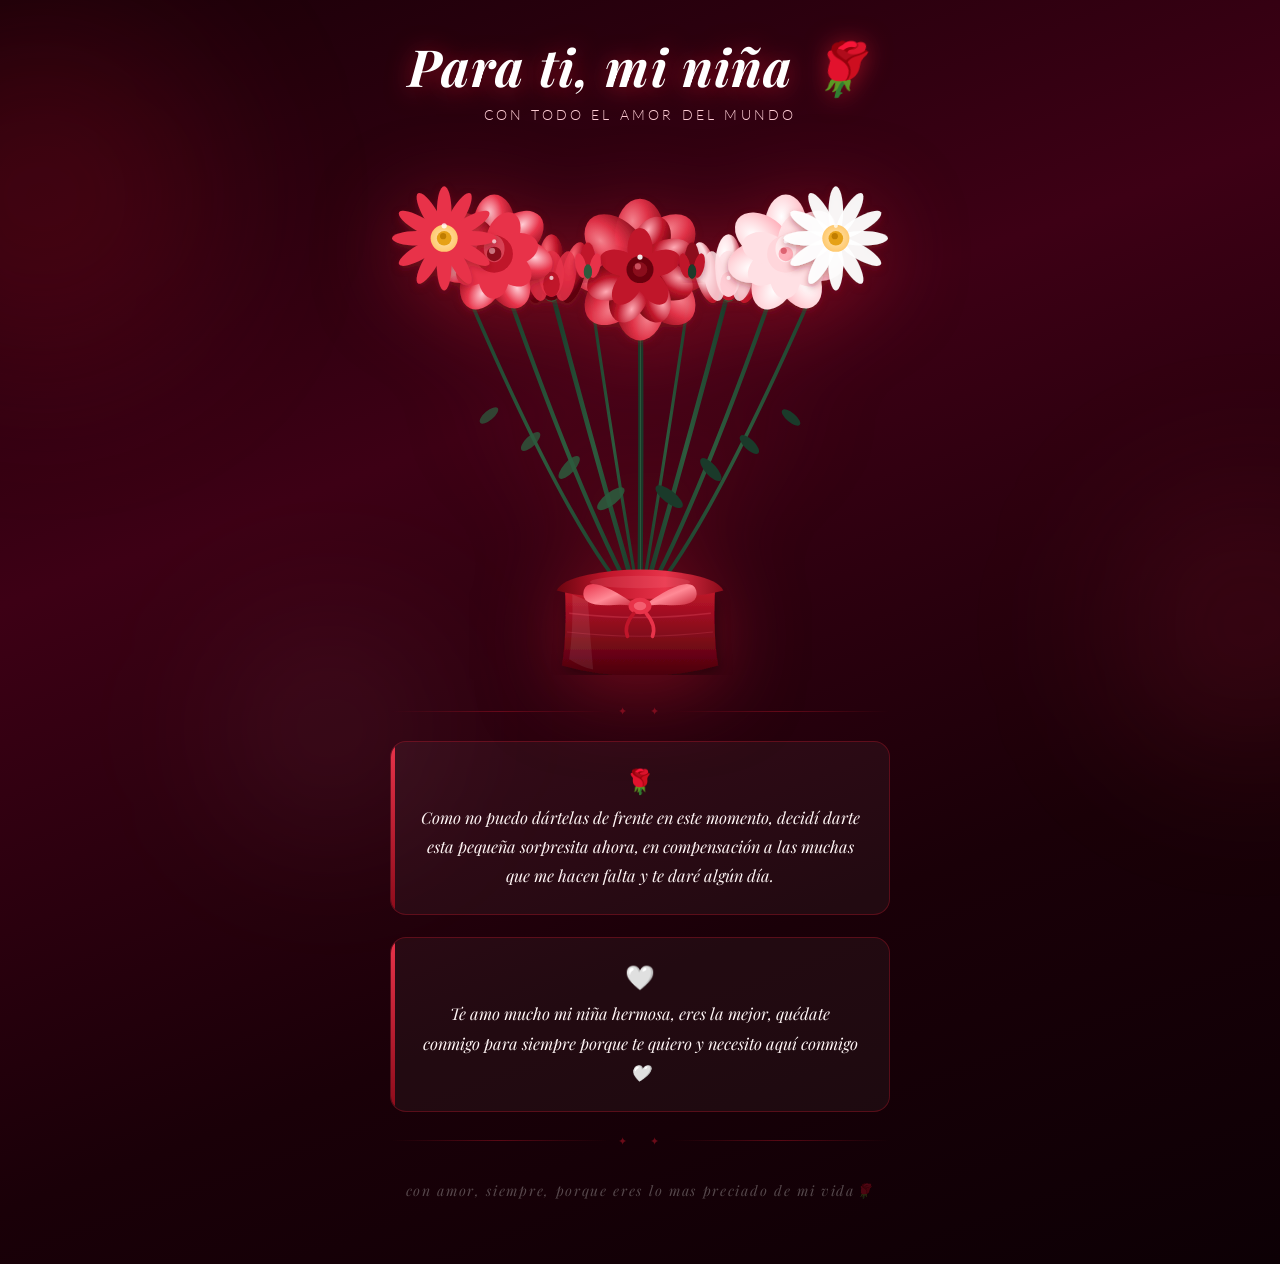
<file: Flores.html>
<!DOCTYPE html>
<html lang="es">
<head>
<meta charset="UTF-8"/>
<meta name="viewport" content="width=device-width, initial-scale=1.0"/>
<title>Para ti, mi niña 🌹</title>
<style>
  @import url('https://fonts.googleapis.com/css2?family=Playfair+Display:ital,wght@0,400;0,700;1,400;1,600&family=Lato:wght@300;400&display=swap');

  *, *::before, *::after { box-sizing: border-box; margin: 0; padding: 0; }

  html, body { width: 100%; min-height: 100vh; overflow-x: hidden; }

  body {
    background: linear-gradient(160deg, #1a0008 0%, #3d0015 35%, #1a0008 70%, #0d0005 100%);
    font-family: 'Lato', sans-serif;
    display: flex;
    flex-direction: column;
    align-items: center;
    padding: 2rem 1rem 4rem;
    position: relative;
  }

  /* ── Pétalos de fondo ── */
  .petalo-bg {
    position: fixed; top: -60px;
    opacity: 0; pointer-events: none; z-index: 0;
    animation: caer linear infinite;
  }
  @keyframes caer {
    0%   { transform: translateY(0) rotate(0deg);   opacity: 0; }
    5%   { opacity: 0.7; }
    90%  { opacity: 0.45; }
    100% { transform: translateY(110vh) rotate(560deg); opacity: 0; }
  }

  /* ── Orbes ── */
  .orb {
    position: fixed; border-radius: 50%;
    pointer-events: none; z-index: 0; filter: blur(80px);
    animation: orbF ease-in-out infinite alternate;
  }
  .orb1{ width:340px;height:340px;background:rgba(192,21,42,.18);top:3%;left:-10%;animation-duration:9s; }
  .orb2{ width:260px;height:260px;background:rgba(232,51,74,.12);top:55%;right:-8%;animation-duration:12s;animation-delay:3s; }
  .orb3{ width:200px;height:200px;background:rgba(255,180,190,.08);bottom:8%;left:18%;animation-duration:7s;animation-delay:1s; }
  @keyframes orbF { from{transform:translateY(0) scale(1);} to{transform:translateY(-28px) scale(1.07);} }

  /* ── Título ── */
  .titulo-wrap {
    position: relative; z-index: 2;
    text-align: center;
    margin-bottom: clamp(1rem, 3vw, 2rem);
    animation: fadeDown 1.2s ease both;
  }
  .titulo-wrap h1 {
    font-family: 'Playfair Display', serif; font-style: italic;
    font-size: clamp(1.7rem, 5.5vw, 3.2rem);
    color: #fff; text-shadow: 0 2px 24px rgba(192,21,42,.7);
    letter-spacing: .02em;
  }
  .subtitulo {
    font-family:'Lato',sans-serif; font-weight:300;
    color:#FFCDD5; font-size:clamp(.68rem,2vw,.9rem);
    letter-spacing:.22em; text-transform:uppercase; margin-top:.35rem;
  }
  @keyframes fadeDown { from{opacity:0;transform:translateY(-28px);} to{opacity:1;transform:translateY(0);} }
  @keyframes fadeUp   { from{opacity:0;transform:translateY(36px);} to{opacity:1;transform:translateY(0);} }

  /* ── Ramo SVG ── */
  .escena {
    position: relative; z-index: 2;
    width: min(500px, 92vw);
    animation: fadeUp 1.4s ease .3s both;
  }
  .ramo-svg {
    width: 100%; display: block;
    filter: drop-shadow(0 12px 40px rgba(192,21,42,.5));
  }

  /* Animaciones de flores: oscilación suave desde la BASE de cada flor */
  .f1 { transform-origin: 240px 390px; animation: sw 4.2s ease-in-out infinite alternate; }
  .f2 { transform-origin: 155px 360px; animation: sw 5.0s ease-in-out .6s infinite alternate; }
  .f3 { transform-origin: 325px 360px; animation: sw 4.7s ease-in-out .3s infinite alternate; }
  .f4 { transform-origin: 100px 330px; animation: sw 3.9s ease-in-out 1.0s infinite alternate; }
  .f5 { transform-origin: 380px 330px; animation: sw 4.5s ease-in-out .8s infinite alternate; }
  .f6 { transform-origin:  60px 305px; animation: sw 5.3s ease-in-out .2s infinite alternate; }
  .f7 { transform-origin: 420px 305px; animation: sw 4.0s ease-in-out 1.4s infinite alternate; }
  .fc1{ transform-origin: 190px 345px; animation: sw 4.8s ease-in-out .5s infinite alternate; }
  .fc2{ transform-origin: 290px 345px; animation: sw 3.7s ease-in-out 1.1s infinite alternate; }
  @keyframes sw { from{transform:rotate(-3deg);} to{transform:rotate(3deg);} }

  .brillar { animation: bri 3s ease-in-out infinite; }
  @keyframes bri { 0%,100%{opacity:1;} 50%{opacity:.6;} }

  .lazo { transform-origin: 240px 435px; animation: latir 2.6s ease-in-out infinite; }
  @keyframes latir { 0%,100%{transform:scale(1);} 50%{transform:scale(1.04);} }

  /* ── Mensajes ── */
  .mensajes {
    position:relative; z-index:2;
    display:flex; flex-direction:column; gap:clamp(.9rem,2.5vw,1.4rem);
    width:min(500px,92vw); margin-top:clamp(1rem,2.5vw,1.8rem);
    animation: fadeUp 1.4s ease .7s both;
  }
  .sep {
    display:flex; align-items:center; justify-content:center;
    gap:.6rem; color:rgba(192,21,42,.5); font-size:.7rem; letter-spacing:.3em;
  }
  .sep::before,.sep::after {
    content:''; flex:1; height:1px;
    background:linear-gradient(to right,transparent,rgba(192,21,42,.4),transparent);
  }
  .mcard {
    background:rgba(255,255,255,.04);
    border:1px solid rgba(192,21,42,.35);
    border-radius:16px;
    padding:clamp(.9rem,3vw,1.5rem) clamp(1.1rem,3.5vw,1.8rem);
    backdrop-filter:blur(10px); position:relative; overflow:hidden;
  }
  .mcard::before {
    content:''; position:absolute; top:0; left:0;
    width:4px; height:100%;
    background:linear-gradient(to bottom,#E8334A,#8B0B1A);
    border-radius:4px 0 0 4px;
  }
  .mcard p {
    font-family:'Playfair Display',serif; font-style:italic;
    color:#FFF5F5; font-size:clamp(.86rem,2.4vw,1.02rem);
    line-height:1.78; text-align:center;
  }
  .mcard .ico { display:block; font-size:clamp(1.1rem,3.5vw,1.5rem); margin-bottom:.45rem; text-align:center; }

  .firma {
    position:relative; z-index:2; text-align:center;
    margin-top:clamp(1.2rem,3vw,2rem);
    animation: fadeUp 1.4s ease 1s both;
  }
  .firma span { font-family:'Playfair Display',serif; font-style:italic; color:rgba(255,255,255,.28); font-size:clamp(.72rem,1.8vw,.88rem); letter-spacing:.12em; }

  @media(prefers-reduced-motion:reduce){
    .petalo-bg,.f1,.f2,.f3,.f4,.f5,.f6,.f7,.fc1,.fc2,.lazo,.brillar,.orb{animation:none;}
  }
</style>
</head>
<body>

<div class="orb orb1"></div>
<div class="orb orb2"></div>
<div class="orb orb3"></div>

<script>
(function(){
  const cols=['#C0152A','#E8334A','#ff6b7a','#ffffff','#ffcdd5','#8B0B1A','#ff8a96'];
  const n = window.innerWidth < 480 ? 16 : 28;
  for(let i=0;i<n;i++){
    const d=document.createElement('div');
    d.className='petalo-bg';
    d.style.left=Math.random()*100+'vw';
    d.style.background=cols[Math.floor(Math.random()*cols.length)];
    d.style.animationDuration=(7+Math.random()*12)+'s';
    d.style.animationDelay=(Math.random()*14)+'s';
    d.style.width=(8+Math.random()*9)+'px';
    d.style.height=(12+Math.random()*13)+'px';
    d.style.borderRadius=Math.random()>.5?'50% 0 50% 0':'50% 50% 0 50%';
    document.body.appendChild(d);
  }
})();
</script>

<div class="titulo-wrap">
  <h1>Para ti, mi niña 🌹</h1>
  <p class="subtitulo">con todo el amor del mundo</p>
</div>

<div class="escena">
<!--
  SISTEMA DE COORDENADAS:
  viewBox="0 0 480 500"
  Y crece hacia abajo. El fondo del ramo (tarro/maceta) está en Y≈430–500.
  Los tallos NACEN dentro del tarro (Y≈430) y SUBEN hasta sus puntas.
  Las flores se colocan EN la punta exacta de cada tallo.
  
  Puntas de tallo (x, y):
    Tallo central   → (240, 110)
    Tallo izq1      → (155, 130)
    Tallo der1      → (325, 130)
    Tallo izq2      → (100,  95)
    Tallo der2      → (380,  95)
    Tallo izq3      → ( 52,  80)
    Tallo der3      → (428,  80)
    Capullo izq     → (190, 115)
    Capullo der     → (290, 115)
-->
<svg class="ramo-svg" viewBox="0 0 480 500" xmlns="http://www.w3.org/2000/svg">
<defs>
  <!-- Gradientes flores -->
  <radialGradient id="gRosa" cx="35%" cy="30%" r="70%">
    <stop offset="0%" stop-color="#ff8a96"/>
    <stop offset="45%" stop-color="#E8334A"/>
    <stop offset="100%" stop-color="#8B0B1A"/>
  </radialGradient>
  <radialGradient id="gRosa2" cx="30%" cy="28%" r="70%">
    <stop offset="0%" stop-color="#ffaab4"/>
    <stop offset="50%" stop-color="#C0152A"/>
    <stop offset="100%" stop-color="#6b0510"/>
  </radialGradient>
  <radialGradient id="gBlanc" cx="40%" cy="35%" r="65%">
    <stop offset="0%" stop-color="#ffffff"/>
    <stop offset="55%" stop-color="#ffd6db"/>
    <stop offset="100%" stop-color="#ffb0bb"/>
  </radialGradient>
  <radialGradient id="gTulip" cx="30%" cy="25%" r="70%">
    <stop offset="0%" stop-color="#ff6b7a"/>
    <stop offset="55%" stop-color="#C0152A"/>
    <stop offset="100%" stop-color="#5e0010"/>
  </radialGradient>
  <radialGradient id="gPeon" cx="38%" cy="30%" r="70%">
    <stop offset="0%" stop-color="#ffcdd5"/>
    <stop offset="45%" stop-color="#E8334A"/>
    <stop offset="100%" stop-color="#8B0B1A"/>
  </radialGradient>
  <radialGradient id="gLirio" cx="35%" cy="30%" r="65%">
    <stop offset="0%" stop-color="#ffffff"/>
    <stop offset="50%" stop-color="#ffe0e4"/>
    <stop offset="100%" stop-color="#C0152A"/>
  </radialGradient>
  <radialGradient id="gDaisy" cx="50%" cy="50%" r="50%">
    <stop offset="0%" stop-color="#ffe5b4"/>
    <stop offset="100%" stop-color="#ffc96e"/>
  </radialGradient>
  <linearGradient id="gTallo" x1="0%" y1="0%" x2="100%" y2="0%">
    <stop offset="0%" stop-color="#1A3A2A"/>
    <stop offset="50%" stop-color="#2D5A3D"/>
    <stop offset="100%" stop-color="#1A3A2A"/>
  </linearGradient>
  <linearGradient id="gLazo" x1="0%" y1="0%" x2="100%" y2="100%">
    <stop offset="0%" stop-color="#E8334A"/>
    <stop offset="50%" stop-color="#ff8a96"/>
    <stop offset="100%" stop-color="#C0152A"/>
  </linearGradient>
  <!-- Tarro/jarrón -->
  <linearGradient id="gTarro" x1="0%" y1="0%" x2="100%" y2="0%">
    <stop offset="0%" stop-color="#6b0510"/>
    <stop offset="30%" stop-color="#C0152A"/>
    <stop offset="65%" stop-color="#E8334A"/>
    <stop offset="100%" stop-color="#8B0B1A"/>
  </linearGradient>
  <linearGradient id="gTarroV" x1="0%" y1="0%" x2="0%" y2="100%">
    <stop offset="0%" stop-color="#C0152A"/>
    <stop offset="100%" stop-color="#4a000c"/>
  </linearGradient>
  <filter id="sombra">
    <feDropShadow dx="0" dy="3" stdDeviation="3.5" flood-color="#8B0B1A" flood-opacity=".5"/>
  </filter>
  <filter id="sombraT">
    <feDropShadow dx="2" dy="6" stdDeviation="6" flood-color="#000" flood-opacity=".4"/>
  </filter>
</defs>

<!-- ══════════════════════════════════
     TALLOS — nacen en Y=430 (dentro del tarro)
     y llegan a las puntas indicadas
     ══════════════════════════════════ -->

<!-- Tallo central → punta (240, 110) -->
<path d="M240 430 C240 380, 242 280, 240 110"
      stroke="url(#gTallo)" stroke-width="5" fill="none" stroke-linecap="round"/>

<!-- Tallo izq1 → punta (155, 130) -->
<path d="M238 430 C230 400, 205 320, 155 130"
      stroke="url(#gTallo)" stroke-width="4.5" fill="none" stroke-linecap="round"/>

<!-- Tallo der1 → punta (325, 130) -->
<path d="M242 430 C250 400, 275 320, 325 130"
      stroke="url(#gTallo)" stroke-width="4.5" fill="none" stroke-linecap="round"/>

<!-- Tallo izq2 → punta (100, 95) -->
<path d="M237 430 C220 400, 178 320, 100 95"
      stroke="url(#gTallo)" stroke-width="4" fill="none" stroke-linecap="round"/>

<!-- Tallo der2 → punta (380, 95) -->
<path d="M243 430 C260 400, 302 320, 380 95"
      stroke="url(#gTallo)" stroke-width="4" fill="none" stroke-linecap="round"/>

<!-- Tallo izq3 → punta (52, 80) -->
<path d="M236 430 C210 405, 155 330, 52 80"
      stroke="url(#gTallo)" stroke-width="3.5" fill="none" stroke-linecap="round"/>

<!-- Tallo der3 → punta (428, 80) -->
<path d="M244 430 C268 405, 322 330, 428 80"
      stroke="url(#gTallo)" stroke-width="3.5" fill="none" stroke-linecap="round"/>

<!-- Tallo capullo izq → (190, 115) -->
<path d="M239 430 C235 400, 218 310, 190 115"
      stroke="url(#gTallo)" stroke-width="3" fill="none" stroke-linecap="round"/>

<!-- Tallo capullo der → (290, 115) -->
<path d="M241 430 C245 400, 262 310, 290 115"
      stroke="url(#gTallo)" stroke-width="3" fill="none" stroke-linecap="round"/>

<!-- Hojas en los tallos -->
<ellipse cx="212" cy="330" rx="16" ry="6" fill="#2D5A3D" transform="rotate(-38 212 330)" opacity=".9"/>
<ellipse cx="268" cy="328" rx="16" ry="6" fill="#1A3A2A" transform="rotate(38 268 328)"/>
<ellipse cx="172" cy="300" rx="14" ry="5.5" fill="#2D5A3D" transform="rotate(-48 172 300)" opacity=".85"/>
<ellipse cx="308" cy="302" rx="14" ry="5.5" fill="#1A3A2A" transform="rotate(48 308 302)"/>
<ellipse cx="135" cy="275" rx="12" ry="5" fill="#2D5A3D" transform="rotate(-44 135 275)" opacity=".8"/>
<ellipse cx="345" cy="278" rx="12" ry="5" fill="#1A3A2A" transform="rotate(44 345 278)"/>
<ellipse cx="95"  cy="250" rx="11" ry="4.5" fill="#2D5A3D" transform="rotate(-40 95 250)" opacity=".75"/>
<ellipse cx="385" cy="252" rx="11" ry="4.5" fill="#1A3A2A" transform="rotate(40 385 252)"/>

<!-- ══════════════════════════════════
     TARRO / JARRÓN — tapa la base de los tallos
     Los tallos nacen en Y=430 que queda DENTRO del tarro (Y empieza en 418)
     ══════════════════════════════════ -->

<!-- Cuerpo del tarro -->
<path d="M168 418 Q170 460 165 490 Q200 500 240 500 Q280 500 315 490 Q310 460 312 418 Z"
      fill="url(#gTarroV)" filter="url(#sombraT)"/>
<!-- brillo lateral izq -->
<path d="M175 422 Q176 455 172 484 Q185 492 195 494 Q192 462 190 428 Z"
      fill="rgba(255,255,255,.08)"/>
<!-- borde superior del tarro (cuello) -->
<path d="M160 418 Q165 408 190 403 Q215 398 240 398 Q265 398 290 403 Q315 408 320 418 Q290 426 240 426 Q190 426 160 418 Z"
      fill="url(#gTarro)"/>
<!-- reflejo en el cuello -->
<ellipse cx="240" cy="410" rx="48" ry="6" fill="rgba(255,150,160,.15)"/>
<!-- línea decorativa en el cuerpo -->
<path d="M172 440 Q240 448 308 440" stroke="rgba(255,100,120,.25)" stroke-width="1.5" fill="none"/>
<path d="M170 458 Q240 466 310 458" stroke="rgba(255,100,120,.18)" stroke-width="1" fill="none"/>

<!-- ══════════════════════════════════
     FLORES — posicionadas EN la punta de cada tallo
     ══════════════════════════════════ -->

<!-- FLOR 1: ROSA GRANDE — punta (240, 110) -->
<g class="f1" filter="url(#sombra)">
  <!-- pétalos exterior (8) -->
  <ellipse cx="240" cy="78"  rx="24" ry="36" fill="url(#gRosa)" opacity=".92"/>
  <ellipse cx="240" cy="78"  rx="24" ry="36" fill="url(#gRosa)" transform="rotate(45,240,110)" opacity=".92"/>
  <ellipse cx="240" cy="78"  rx="24" ry="36" fill="url(#gRosa)" transform="rotate(90,240,110)" opacity=".92"/>
  <ellipse cx="240" cy="78"  rx="24" ry="36" fill="url(#gRosa)" transform="rotate(135,240,110)" opacity=".92"/>
  <ellipse cx="240" cy="78"  rx="24" ry="36" fill="url(#gRosa)" transform="rotate(180,240,110)" opacity=".92"/>
  <ellipse cx="240" cy="78"  rx="24" ry="36" fill="url(#gRosa)" transform="rotate(225,240,110)" opacity=".92"/>
  <ellipse cx="240" cy="78"  rx="24" ry="36" fill="url(#gRosa)" transform="rotate(270,240,110)" opacity=".92"/>
  <ellipse cx="240" cy="78"  rx="24" ry="36" fill="url(#gRosa)" transform="rotate(315,240,110)" opacity=".92"/>
  <!-- pétalos medios (6) -->
  <ellipse cx="240" cy="84"  rx="18" ry="28" fill="url(#gRosa2)" transform="rotate(22.5,240,110)"/>
  <ellipse cx="240" cy="84"  rx="18" ry="28" fill="url(#gRosa2)" transform="rotate(67.5,240,110)"/>
  <ellipse cx="240" cy="84"  rx="18" ry="28" fill="url(#gRosa2)" transform="rotate(112.5,240,110)"/>
  <ellipse cx="240" cy="84"  rx="18" ry="28" fill="url(#gRosa2)" transform="rotate(157.5,240,110)"/>
  <ellipse cx="240" cy="84"  rx="18" ry="28" fill="url(#gRosa2)" transform="rotate(202.5,240,110)"/>
  <ellipse cx="240" cy="84"  rx="18" ry="28" fill="url(#gRosa2)" transform="rotate(247.5,240,110)"/>
  <!-- pétalos internos (5) -->
  <ellipse cx="240" cy="90"  rx="12" ry="20" fill="#C0152A" transform="rotate(0,240,110)"/>
  <ellipse cx="240" cy="90"  rx="12" ry="20" fill="#C0152A" transform="rotate(72,240,110)"/>
  <ellipse cx="240" cy="90"  rx="12" ry="20" fill="#C0152A" transform="rotate(144,240,110)"/>
  <ellipse cx="240" cy="90"  rx="12" ry="20" fill="#C0152A" transform="rotate(216,240,110)"/>
  <ellipse cx="240" cy="90"  rx="12" ry="20" fill="#C0152A" transform="rotate(288,240,110)"/>
  <!-- centro -->
  <circle cx="240" cy="110" r="13" fill="#6b0510"/>
  <circle cx="240" cy="110" r="7"  fill="#8B0B1A"/>
  <circle cx="238" cy="107" r="3"  fill="#ff8a96" opacity=".55"/>
</g>

<!-- FLOR 2: TULIPÁN ROJO — punta (155, 130) -->
<g class="f2" filter="url(#sombra)">
  <ellipse cx="141" cy="112" rx="11" ry="30" fill="url(#gTulip)" transform="rotate(-14,141,142)"/>
  <ellipse cx="155" cy="108" rx="13" ry="32" fill="url(#gTulip)"/>
  <ellipse cx="169" cy="112" rx="11" ry="30" fill="url(#gTulip)" transform="rotate(14,169,142)"/>
  <ellipse cx="145" cy="116" rx="10" ry="24" fill="#E8334A" transform="rotate(-8,145,140)" opacity=".82"/>
  <ellipse cx="155" cy="114" rx="12" ry="22" fill="#E8334A" opacity=".82"/>
  <ellipse cx="165" cy="116" rx="10" ry="24" fill="#E8334A" transform="rotate(8,165,140)" opacity=".82"/>
  <ellipse cx="155" cy="124" rx="8"  ry="12" fill="#C0152A"/>
  <!-- sépalo verde -->
  <path d="M149 138 Q155 144 161 138 Q155 142 149 138Z" fill="#2D5A3D"/>
</g>

<!-- FLOR 3: TULIPÁN BLANCO — punta (325, 130) -->
<g class="f3" filter="url(#sombra)">
  <ellipse cx="311" cy="112" rx="11" ry="30" fill="url(#gLirio)" transform="rotate(-14,311,142)"/>
  <ellipse cx="325" cy="108" rx="13" ry="32" fill="url(#gLirio)"/>
  <ellipse cx="339" cy="112" rx="11" ry="30" fill="url(#gLirio)" transform="rotate(14,339,142)"/>
  <ellipse cx="315" cy="116" rx="10" ry="24" fill="#ffe0e4" transform="rotate(-8,315,140)" opacity=".82"/>
  <ellipse cx="325" cy="114" rx="12" ry="22" fill="#ffe0e4" opacity=".82"/>
  <ellipse cx="335" cy="116" rx="10" ry="24" fill="#ffe0e4" transform="rotate(8,335,140)" opacity=".82"/>
  <ellipse cx="325" cy="124" rx="8"  ry="12" fill="#ffcdd5"/>
  <path d="M319 138 Q325 144 331 138 Q325 142 319 138Z" fill="#2D5A3D"/>
</g>

<!-- FLOR 4: PEONÍA ROJA — punta (100, 95) -->
<g class="f4" filter="url(#sombra)">
  <ellipse cx="100" cy="68"  rx="20" ry="30" fill="url(#gPeon)" transform="rotate(0,100,95)"/>
  <ellipse cx="100" cy="68"  rx="20" ry="30" fill="url(#gPeon)" transform="rotate(51,100,95)"/>
  <ellipse cx="100" cy="68"  rx="20" ry="30" fill="url(#gPeon)" transform="rotate(102,100,95)"/>
  <ellipse cx="100" cy="68"  rx="20" ry="30" fill="url(#gPeon)" transform="rotate(153,100,95)"/>
  <ellipse cx="100" cy="68"  rx="20" ry="30" fill="url(#gPeon)" transform="rotate(204,100,95)"/>
  <ellipse cx="100" cy="68"  rx="20" ry="30" fill="url(#gPeon)" transform="rotate(255,100,95)"/>
  <ellipse cx="100" cy="68"  rx="20" ry="30" fill="url(#gPeon)" transform="rotate(306,100,95)"/>
  <ellipse cx="100" cy="74"  rx="15" ry="22" fill="#E8334A" transform="rotate(25,100,95)"/>
  <ellipse cx="100" cy="74"  rx="15" ry="22" fill="#E8334A" transform="rotate(77,100,95)"/>
  <ellipse cx="100" cy="74"  rx="15" ry="22" fill="#E8334A" transform="rotate(129,100,95)"/>
  <ellipse cx="100" cy="74"  rx="15" ry="22" fill="#E8334A" transform="rotate(181,100,95)"/>
  <ellipse cx="100" cy="74"  rx="15" ry="22" fill="#E8334A" transform="rotate(233,100,95)"/>
  <ellipse cx="100" cy="74"  rx="15" ry="22" fill="#E8334A" transform="rotate(285,100,95)"/>
  <circle  cx="100" cy="95"  r="18" fill="#C0152A"/>
  <ellipse cx="100" cy="90"  rx="10" ry="13" fill="#ff8a96" opacity=".4"/>
  <circle  cx="100" cy="95"  r="7"  fill="#8B0B1A"/>
  <circle  cx="98"  cy="92"  r="3"  fill="#ffcdd5" opacity=".55"/>
</g>

<!-- FLOR 5: PEONÍA BLANCA — punta (380, 95) -->
<g class="f5" filter="url(#sombra)">
  <ellipse cx="380" cy="68"  rx="20" ry="30" fill="url(#gBlanc)" transform="rotate(0,380,95)"/>
  <ellipse cx="380" cy="68"  rx="20" ry="30" fill="url(#gBlanc)" transform="rotate(51,380,95)"/>
  <ellipse cx="380" cy="68"  rx="20" ry="30" fill="url(#gBlanc)" transform="rotate(102,380,95)"/>
  <ellipse cx="380" cy="68"  rx="20" ry="30" fill="url(#gBlanc)" transform="rotate(153,380,95)"/>
  <ellipse cx="380" cy="68"  rx="20" ry="30" fill="url(#gBlanc)" transform="rotate(204,380,95)"/>
  <ellipse cx="380" cy="68"  rx="20" ry="30" fill="url(#gBlanc)" transform="rotate(255,380,95)"/>
  <ellipse cx="380" cy="68"  rx="20" ry="30" fill="url(#gBlanc)" transform="rotate(306,380,95)"/>
  <ellipse cx="380" cy="74"  rx="15" ry="22" fill="#ffe0e4" transform="rotate(25,380,95)"/>
  <ellipse cx="380" cy="74"  rx="15" ry="22" fill="#ffe0e4" transform="rotate(77,380,95)"/>
  <ellipse cx="380" cy="74"  rx="15" ry="22" fill="#ffe0e4" transform="rotate(129,380,95)"/>
  <ellipse cx="380" cy="74"  rx="15" ry="22" fill="#ffe0e4" transform="rotate(181,380,95)"/>
  <ellipse cx="380" cy="74"  rx="15" ry="22" fill="#ffe0e4" transform="rotate(233,380,95)"/>
  <ellipse cx="380" cy="74"  rx="15" ry="22" fill="#ffe0e4" transform="rotate(285,380,95)"/>
  <circle  cx="380" cy="95"  r="18" fill="#ffd6db"/>
  <ellipse cx="380" cy="90"  rx="10" ry="13" fill="#fff" opacity=".5"/>
  <circle  cx="380" cy="95"  r="7"  fill="#ffb0bb"/>
  <circle  cx="378" cy="92"  r="3"  fill="#C0152A" opacity=".5"/>
</g>

<!-- FLOR 6: MARGARITA ROJA — punta (52, 80) -->
<g class="f6" filter="url(#sombra)">
  <ellipse cx="52" cy="54"  rx="7" ry="24" fill="#E8334A" transform="rotate(0,52,80)"/>
  <ellipse cx="52" cy="54"  rx="7" ry="24" fill="#E8334A" transform="rotate(30,52,80)"/>
  <ellipse cx="52" cy="54"  rx="7" ry="24" fill="#E8334A" transform="rotate(60,52,80)"/>
  <ellipse cx="52" cy="54"  rx="7" ry="24" fill="#E8334A" transform="rotate(90,52,80)"/>
  <ellipse cx="52" cy="54"  rx="7" ry="24" fill="#E8334A" transform="rotate(120,52,80)"/>
  <ellipse cx="52" cy="54"  rx="7" ry="24" fill="#E8334A" transform="rotate(150,52,80)"/>
  <ellipse cx="52" cy="54"  rx="7" ry="24" fill="#E8334A" transform="rotate(180,52,80)"/>
  <ellipse cx="52" cy="54"  rx="7" ry="24" fill="#E8334A" transform="rotate(210,52,80)"/>
  <ellipse cx="52" cy="54"  rx="7" ry="24" fill="#E8334A" transform="rotate(240,52,80)"/>
  <ellipse cx="52" cy="54"  rx="7" ry="24" fill="#E8334A" transform="rotate(270,52,80)"/>
  <ellipse cx="52" cy="54"  rx="7" ry="24" fill="#E8334A" transform="rotate(300,52,80)"/>
  <ellipse cx="52" cy="54"  rx="7" ry="24" fill="#E8334A" transform="rotate(330,52,80)"/>
  <circle  cx="52" cy="80"  r="13" fill="url(#gDaisy)"/>
  <circle  cx="52" cy="80"  r="7"  fill="#e6a118"/>
  <circle  cx="51" cy="78"  r="3"  fill="#c07d00"/>
</g>

<!-- FLOR 7: MARGARITA BLANCA — punta (428, 80) -->
<g class="f7" filter="url(#sombra)">
  <ellipse cx="428" cy="54"  rx="7" ry="24" fill="#fff" transform="rotate(0,428,80)" opacity=".95"/>
  <ellipse cx="428" cy="54"  rx="7" ry="24" fill="#fff" transform="rotate(30,428,80)" opacity=".95"/>
  <ellipse cx="428" cy="54"  rx="7" ry="24" fill="#fff" transform="rotate(60,428,80)" opacity=".95"/>
  <ellipse cx="428" cy="54"  rx="7" ry="24" fill="#fff" transform="rotate(90,428,80)" opacity=".95"/>
  <ellipse cx="428" cy="54"  rx="7" ry="24" fill="#fff" transform="rotate(120,428,80)" opacity=".95"/>
  <ellipse cx="428" cy="54"  rx="7" ry="24" fill="#fff" transform="rotate(150,428,80)" opacity=".95"/>
  <ellipse cx="428" cy="54"  rx="7" ry="24" fill="#fff" transform="rotate(180,428,80)" opacity=".95"/>
  <ellipse cx="428" cy="54"  rx="7" ry="24" fill="#fff" transform="rotate(210,428,80)" opacity=".95"/>
  <ellipse cx="428" cy="54"  rx="7" ry="24" fill="#fff" transform="rotate(240,428,80)" opacity=".95"/>
  <ellipse cx="428" cy="54"  rx="7" ry="24" fill="#fff" transform="rotate(270,428,80)" opacity=".95"/>
  <ellipse cx="428" cy="54"  rx="7" ry="24" fill="#fff" transform="rotate(300,428,80)" opacity=".95"/>
  <ellipse cx="428" cy="54"  rx="7" ry="24" fill="#fff" transform="rotate(330,428,80)" opacity=".95"/>
  <circle  cx="428" cy="80"  r="13" fill="url(#gDaisy)"/>
  <circle  cx="428" cy="80"  r="7"  fill="#e6a118"/>
  <circle  cx="427" cy="78"  r="3"  fill="#c07d00"/>
</g>

<!-- CAPULLOS — puntas (190,115) y (290,115) -->
<g class="fc1" filter="url(#sombra)">
  <ellipse cx="190" cy="100" rx="7" ry="16" fill="#C0152A"/>
  <ellipse cx="185" cy="106" rx="5" ry="12" fill="#E8334A" transform="rotate(-12,185,115)"/>
  <ellipse cx="195" cy="106" rx="5" ry="12" fill="#E8334A" transform="rotate(12,195,115)"/>
  <ellipse cx="190" cy="112" rx="4" ry="7"  fill="#2D5A3D"/>
</g>
<g class="fc2" filter="url(#sombra)">
  <ellipse cx="290" cy="100" rx="7" ry="16" fill="#8B0B1A"/>
  <ellipse cx="285" cy="106" rx="5" ry="12" fill="#C0152A" transform="rotate(-12,285,115)"/>
  <ellipse cx="295" cy="106" rx="5" ry="12" fill="#C0152A" transform="rotate(12,295,115)"/>
  <ellipse cx="290" cy="112" rx="4" ry="7"  fill="#1A3A2A"/>
</g>

<!-- ══════════════════════════════════
     LAZO — sobre el tarro
     ══════════════════════════════════ -->
<g class="lazo">
  <!-- lazada izquierda -->
  <path d="M240 435 Q192 400 186 418 Q182 434 215 432 Q230 431 240 435Z" fill="url(#gLazo)"/>
  <!-- lazada derecha -->
  <path d="M240 435 Q288 400 294 418 Q298 434 265 432 Q250 431 240 435Z" fill="url(#gLazo)"/>
  <!-- nudo -->
  <ellipse cx="240" cy="433" rx="11" ry="8" fill="#E8334A"/>
  <ellipse cx="240" cy="433" rx="6"  ry="4" fill="#ff8a96" opacity=".5"/>
  <!-- cintas colgantes -->
  <path d="M234 440 Q224 452 228 462" stroke="#C0152A" stroke-width="3.5" fill="none" stroke-linecap="round"/>
  <path d="M246 440 Q256 452 252 462" stroke="#E8334A" stroke-width="3.5" fill="none" stroke-linecap="round"/>
</g>

<!-- Destellos -->
<g class="brillar">
  <circle cx="52"  cy="68" r="2.5" fill="white" opacity=".8"/>
  <circle cx="428" cy="68" r="2"   fill="white" opacity=".75"/>
  <circle cx="240" cy="98" r="2.5" fill="white" opacity=".9"/>
  <circle cx="155" cy="118" r="2"  fill="white" opacity=".7"/>
  <circle cx="325" cy="118" r="2"  fill="white" opacity=".7"/>
  <circle cx="100" cy="83" r="2"   fill="white" opacity=".65"/>
  <circle cx="380" cy="83" r="2"   fill="white" opacity=".65"/>
</g>

</svg>
</div>

<!-- Mensajes -->
<div class="mensajes">
  <div class="sep">✦ &nbsp; ✦</div>

  <div class="mcard">
    <span class="ico">🌹</span>
    <p>Como no puedo dártelas de frente en este momento, decidí darte esta pequeña sorpresita ahora, en compensación a las muchas que me hacen falta y te daré algún día.</p>
  </div>

  <div class="mcard">
    <span class="ico">🤍</span>
    <p>Te amo mucho mi niña hermosa, eres la mejor, quédate conmigo para siempre porque te quiero y necesito aquí conmigo 🤍</p>
  </div>

  <div class="sep">✦ &nbsp; ✦</div>
</div>

<div class="firma">
  <span>con amor, siempre, porque eres lo mas preciado de mi vida🌹</span>
</div>

</body>
</html>
</file>
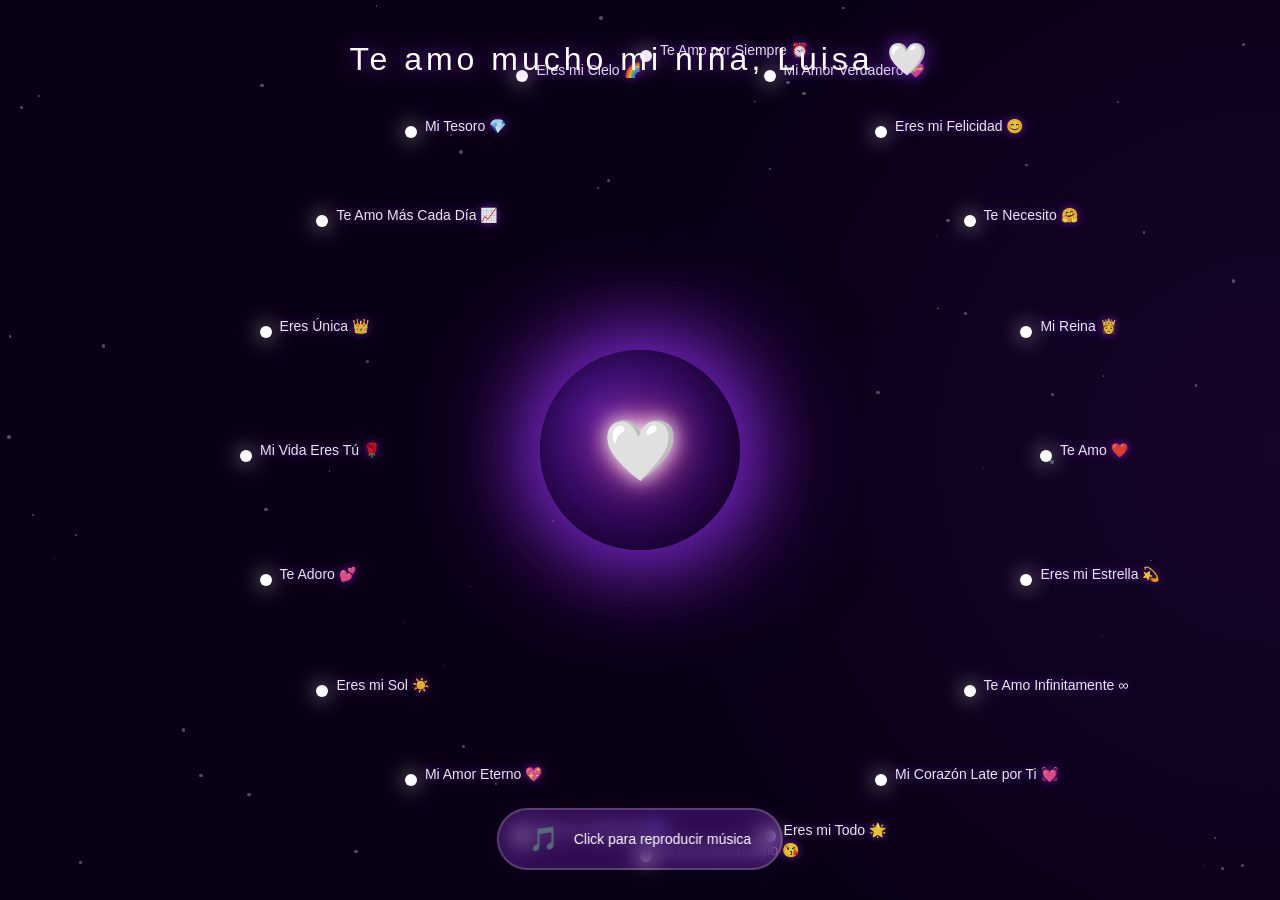
<file: Galaxia.html>
<!DOCTYPE html>
<html lang="es">
<head>
    <meta charset="UTF-8">
    <meta name="viewport" content="width=device-width, initial-scale=1.0">
    <title>Galaxia para ti</title>
    <style>
        * {
            margin: 0;
            padding: 0;
            box-sizing: border-box;
        }

        body {
            overflow: hidden;
            font-family: 'Arial', sans-serif;
            background: #0a0015;
        }

        #galaxy-container {
            position: fixed;
            width: 100%;
            height: 100%;
            perspective: 1000px;
        }

        #background-stars {
            position: absolute;
            width: 200%;
            height: 100%;
            background: radial-gradient(circle at 50% 50%, rgba(138, 43, 226, 0.1), transparent 50%);
        }

        .bg-star {
            position: absolute;
            background: white;
            border-radius: 50%;
            opacity: 0.3;
            animation: moveLeft 60s linear infinite;
        }

        @keyframes moveLeft {
            from {
                transform: translateX(0);
            }
            to {
                transform: translateX(-50vw);
            }
        }

        #center-sphere {
            position: absolute;
            top: 50%;
            left: 50%;
            transform: translate(-50%, -50%);
            width: 200px;
            height: 200px;
            background: radial-gradient(circle at 30% 30%, #4a148c, #1a0033);
            border-radius: 50%;
            box-shadow: 
                0 0 80px rgba(138, 43, 226, 1),
                0 0 120px rgba(138, 43, 226, 0.6),
                0 0 160px rgba(138, 43, 226, 0.4),
                inset 0 0 40px rgba(0, 0, 0, 0.5);
            z-index: 10;
            display: flex;
            align-items: center;
            justify-content: center;
            animation: pulse 3s ease-in-out infinite;
        }

        @keyframes pulse {
            0%, 100% {
                box-shadow: 
                    0 0 80px rgba(138, 43, 226, 1),
                    0 0 120px rgba(138, 43, 226, 0.6),
                    0 0 160px rgba(138, 43, 226, 0.4),
                    inset 0 0 40px rgba(0, 0, 0, 0.5);
            }
            50% {
                box-shadow: 
                    0 0 100px rgba(138, 43, 226, 1),
                    0 0 140px rgba(138, 43, 226, 0.8),
                    0 0 180px rgba(138, 43, 226, 0.6),
                    inset 0 0 40px rgba(0, 0, 0, 0.5);
            }
        }

        #heart {
            font-size: 60px;
            color: white;
            text-shadow: 
                0 0 20px rgba(255, 255, 255, 1),
                0 0 40px rgba(255, 105, 180, 0.8),
                0 0 60px rgba(255, 105, 180, 0.6);
            animation: heartBeat 1.5s ease-in-out infinite;
        }

        @keyframes heartBeat {
            0%, 100% {
                transform: scale(1);
            }
            25% {
                transform: scale(1.1);
            }
            50% {
                transform: scale(1);
            }
            75% {
                transform: scale(1.05);
            }
        }

        #rotating-stars {
            position: absolute;
            top: 50%;
            left: 50%;
            transform-style: preserve-3d;
            animation: rotateRight 120s linear infinite;
        }

        @keyframes rotateRight {
            from {
                transform: rotateZ(0deg);
            }
            to {
                transform: rotateZ(360deg);
            }
        }

        .star-with-phrase {
            position: absolute;
            transform-origin: center;
            cursor: pointer;
            transition: all 0.3s ease;
        }

        .star-with-phrase:hover {
            transform: scale(1.2);
        }

        .star-point {
            width: 12px;
            height: 12px;
            background: white;
            border-radius: 50%;
            position: relative;
            box-shadow: 0 0 20px rgba(255, 255, 255, 0.8);
            animation: twinkle 3s ease-in-out infinite;
        }

        @keyframes twinkle {
            0%, 100% {
                opacity: 1;
                box-shadow: 0 0 20px rgba(255, 255, 255, 0.8);
            }
            50% {
                opacity: 0.5;
                box-shadow: 0 0 10px rgba(255, 255, 255, 0.4);
            }
        }

        .phrase {
            position: absolute;
            left: 20px;
            top: -8px;
            color: white;
            font-size: 14px;
            white-space: nowrap;
            text-shadow: 0 0 10px rgba(138, 43, 226, 0.8);
            opacity: 0.9;
            pointer-events: none;
        }

        #music-control {
            position: fixed;
            bottom: 30px;
            left: 50%;
            transform: translateX(-50%);
            z-index: 100;
            background: rgba(138, 43, 226, 0.3);
            padding: 15px 30px;
            border-radius: 50px;
            backdrop-filter: blur(10px);
            border: 2px solid rgba(255, 255, 255, 0.2);
            display: flex;
            align-items: center;
            gap: 15px;
            cursor: pointer;
            transition: all 0.3s ease;
        }

        #music-control:hover {
            background: rgba(138, 43, 226, 0.5);
            transform: translateX(-50%) scale(1.05);
        }

        #music-icon {
            font-size: 24px;
        }

        #music-text {
            color: white;
            font-size: 14px;
            font-weight: 500;
        }

        .shooting-star {
            position: absolute;
            width: 2px;
            height: 2px;
            background: white;
            border-radius: 50%;
            box-shadow: 0 0 10px 2px rgba(255, 255, 255, 0.8);
            animation: shoot 3s linear;
        }

        @keyframes shoot {
            0% {
                transform: translate(0, 0) rotate(-45deg);
                opacity: 1;
            }
            100% {
                transform: translate(-300px, 300px) rotate(-45deg);
                opacity: 0;
            }
        }

        #title {
            position: fixed;
            top: 40px;
            left: 50%;
            transform: translateX(-50%);
            color: white;
            font-size: 32px;
            font-weight: 300;
            letter-spacing: 4px;
            text-shadow: 0 0 20px rgba(138, 43, 226, 0.8);
            z-index: 100;
            animation: fadeInTitle 2s ease-in-out;
        }

        @keyframes fadeInTitle {
            from {
                opacity: 0;
                transform: translateX(-50%) translateY(-20px);
            }
            to {
                opacity: 1;
                transform: translateX(-50%) translateY(0);
            }
        }
    </style>
</head>
<body>
    <div id="galaxy-container">
        <div id="background-stars"></div>
        <div id="rotating-stars"></div>
        <div id="center-sphere">
            <div id="heart">🤍</div>
        </div>
    </div>

    <div id="title">Te amo mucho mi niña, Luisa 🤍</div>

    <div id="music-control">
        <div id="music-icon">🎵</div>
        <div id="music-text">Click para reproducir música</div>
    </div>

    <script>
        // Frases románticas
        const phrases = [
            "Te Amo ❤️",
            "Eres mi Estrella 💫",
            "Te Amo Infinitamente ∞",
            "Mi Corazón Late por Ti 💓",
            "Eres mi Todo 🌟",
            "Te Amo Muchísimo 😘",
            "Eres mi Universo 🌌",
            "Mi Amor Eterno 💖",
            "Eres mi Sol ☀️",
            "Te Adoro 💕",
            "Mi Vida Eres Tú 🌹",
            "Eres Única 👑",
            "Te Amo Más Cada Día 📈",
            "Mi Tesoro 💎",
            "Eres mi Cielo 🌈",
            "Te Amo por Siempre ⏰",
            "Mi Amor Verdadero 💝",
            "Eres mi Felicidad 😊",
            "Te Necesito 🤗",
            "Mi Reina 👸"
        ];

        // Crear estrellas de fondo
        const bgStarsContainer = document.getElementById('background-stars');
        for (let i = 0; i < 200; i++) {
            const star = document.createElement('div');
            star.className = 'bg-star';
            star.style.width = Math.random() * 3 + 1 + 'px';
            star.style.height = star.style.width;
            star.style.left = Math.random() * 200 + '%';
            star.style.top = Math.random() * 100 + '%';
            star.style.animationDelay = Math.random() * 60 + 's';
            star.style.animationDuration = (Math.random() * 40 + 40) + 's';
            bgStarsContainer.appendChild(star);
        }

        // Crear estrellas rotativas con frases
        const rotatingStarsContainer = document.getElementById('rotating-stars');
        const numStars = 20;
        const radius = 400;

        for (let i = 0; i < numStars; i++) {
            const angle = (i / numStars) * Math.PI * 2;
            const x = Math.cos(angle) * radius;
            const y = Math.sin(angle) * radius;

            const starContainer = document.createElement('div');
            starContainer.className = 'star-with-phrase';
            starContainer.style.left = x + 'px';
            starContainer.style.top = y + 'px';

            const star = document.createElement('div');
            star.className = 'star-point';
            star.style.animationDelay = Math.random() * 3 + 's';

            const phrase = document.createElement('div');
            phrase.className = 'phrase';
            phrase.textContent = phrases[i % phrases.length];

            starContainer.appendChild(star);
            starContainer.appendChild(phrase);
            rotatingStarsContainer.appendChild(starContainer);
        }

        // Estrellas fugaces
        function createShootingStar() {
            const star = document.createElement('div');
            star.className = 'shooting-star';
            star.style.left = Math.random() * 100 + '%';
            star.style.top = Math.random() * 50 + '%';
            document.getElementById('galaxy-container').appendChild(star);

            setTimeout(() => {
                star.remove();
            }, 3000);
        }

        setInterval(createShootingStar, 4000);

        // Sistema de audio con Web Audio API
        let audioContext;
        let oscillator;
        let gainNode;
        let isPlaying = false;

        // Notas de piano para una melodía romántica suave
        const melodyNotes = [
            { freq: 261.63, duration: 1.5 },  // C4
            { freq: 329.63, duration: 1.0 },  // E4
            { freq: 392.00, duration: 1.5 },  // G4
            { freq: 329.63, duration: 1.0 },  // E4
            { freq: 293.66, duration: 2.0 },  // D4
            { freq: 261.63, duration: 1.0 },  // C4
            { freq: 293.66, duration: 1.5 },  // D4
            { freq: 329.63, duration: 1.0 },  // E4
            { freq: 349.23, duration: 2.0 },  // F4
            { freq: 329.63, duration: 1.5 },  // E4
            { freq: 293.66, duration: 1.0 },  // D4
            { freq: 261.63, duration: 2.0 },  // C4
        ];

        let currentNoteIndex = 0;

        function playNote(frequency, duration, startTime) {
            const osc = audioContext.createOscillator();
            const gain = audioContext.createGain();
            
            osc.connect(gain);
            gain.connect(audioContext.destination);
            
            osc.frequency.value = frequency;
            osc.type = 'sine';
            
            // Envelope ADSR suave
            gain.gain.setValueAtTime(0, startTime);
            gain.gain.linearRampToValueAtTime(0.15, startTime + 0.1);
            gain.gain.linearRampToValueAtTime(0.1, startTime + duration - 0.2);
            gain.gain.linearRampToValueAtTime(0, startTime + duration);
            
            osc.start(startTime);
            osc.stop(startTime + duration);
        }

        function playMelody() {
            let currentTime = audioContext.currentTime;
            
            for (let i = 0; i < melodyNotes.length; i++) {
                const note = melodyNotes[i];
                playNote(note.freq, note.duration, currentTime);
                currentTime += note.duration;
            }
            
            // Repetir la melodía
            const totalDuration = melodyNotes.reduce((sum, note) => sum + note.duration, 0);
            setTimeout(() => {
                if (isPlaying) playMelody();
            }, totalDuration * 1000);
        }

        function toggleMusic() {
            const musicText = document.getElementById('music-text');
            const musicIcon = document.getElementById('music-icon');
            
            if (!audioContext) {
                audioContext = new (window.AudioContext || window.webkitAudioContext)();
            }
            
            if (!isPlaying) {
                if (audioContext.state === 'suspended') {
                    audioContext.resume();
                }
                playMelody();
                isPlaying = true;
                musicText.textContent = 'Música Reproduciendo ♪';
                musicIcon.textContent = '🎹';
            } else {
                audioContext.suspend();
                isPlaying = false;
                musicText.textContent = 'Click para reproducir música';
                musicIcon.textContent = '🎵';
            }
        }

        document.getElementById('music-control').addEventListener('click', toggleMusic);

        // Efecto de hover en estrellas
        document.querySelectorAll('.star-with-phrase').forEach(star => {
            star.addEventListener('mouseenter', function() {
                this.style.zIndex = '1000';
                const phrase = this.querySelector('.phrase');
                phrase.style.fontSize = '16px';
                phrase.style.textShadow = '0 0 20px rgba(138, 43, 226, 1)';
            });
            
            star.addEventListener('mouseleave', function() {
                this.style.zIndex = '1';
                const phrase = this.querySelector('.phrase');
                phrase.style.fontSize = '14px';
                phrase.style.textShadow = '0 0 10px rgba(138, 43, 226, 0.8)';
            });
        });
    </script>
</body>
</html>
</file>
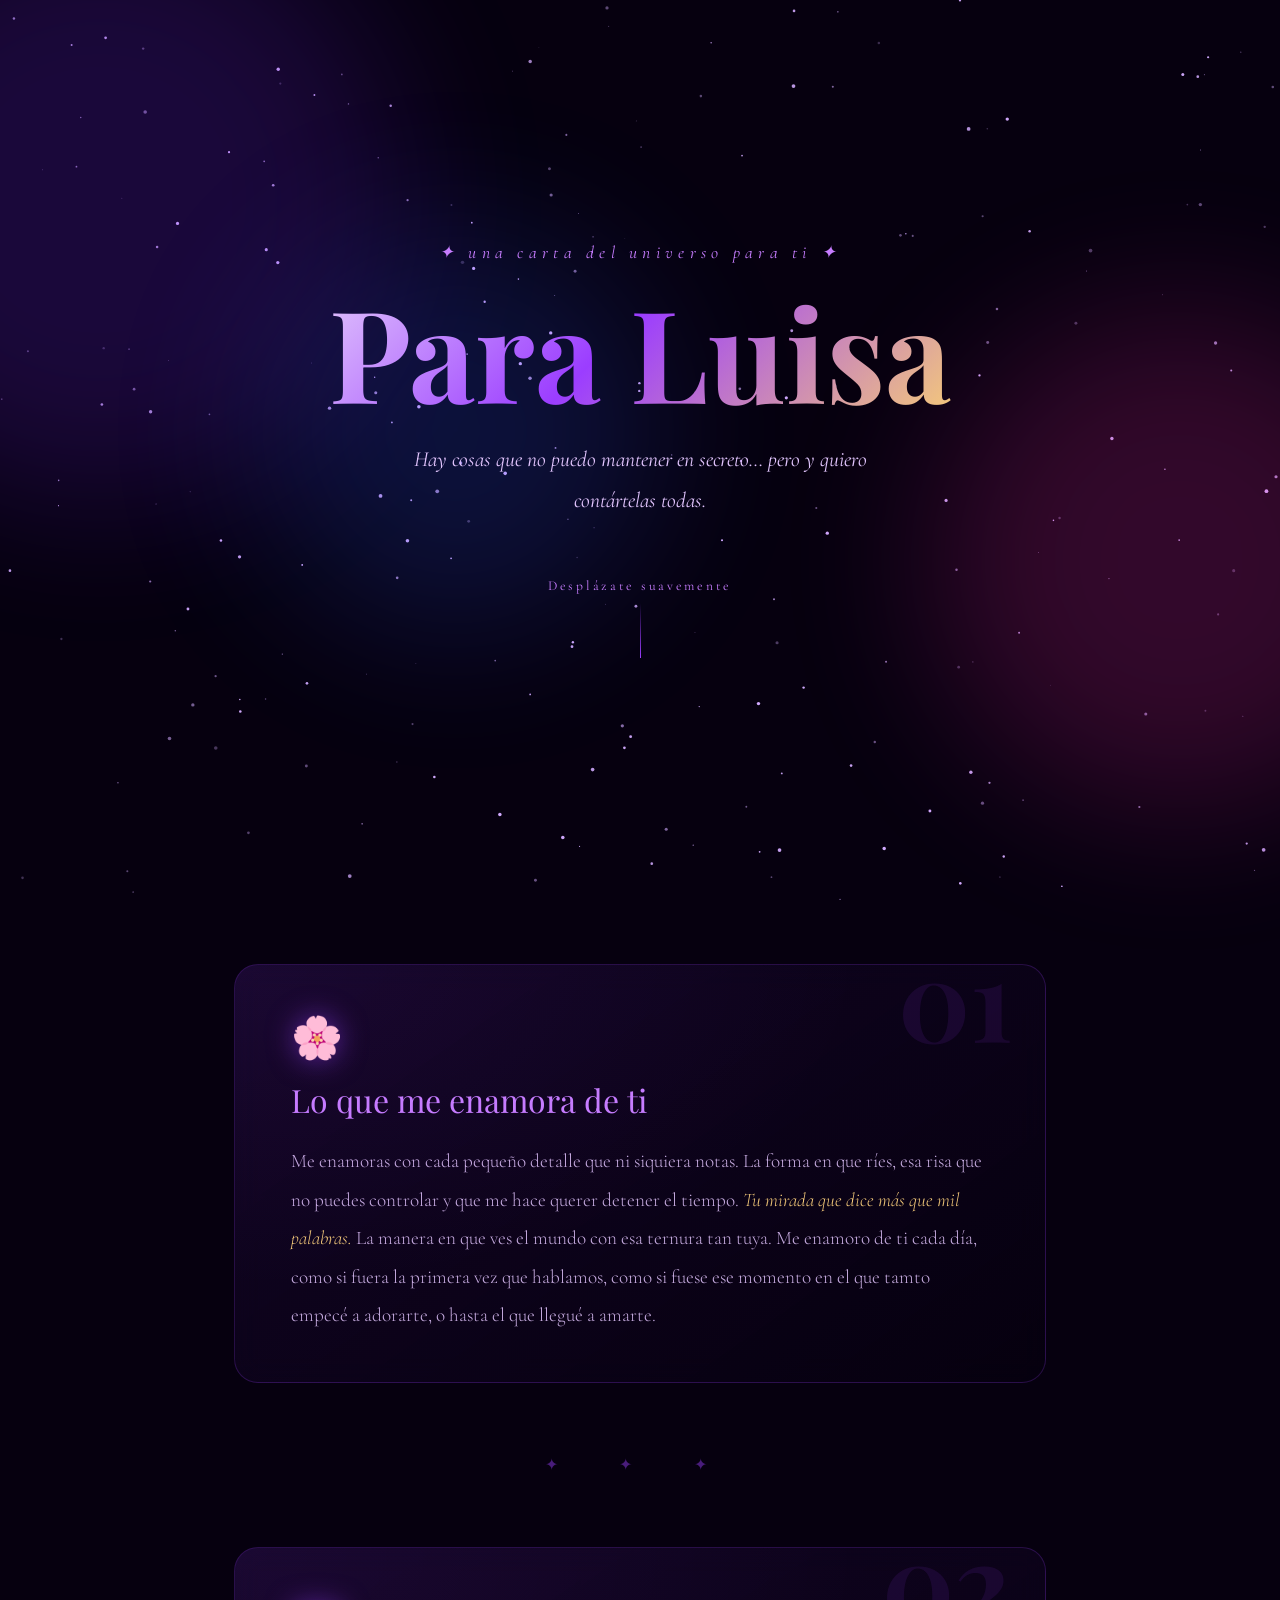
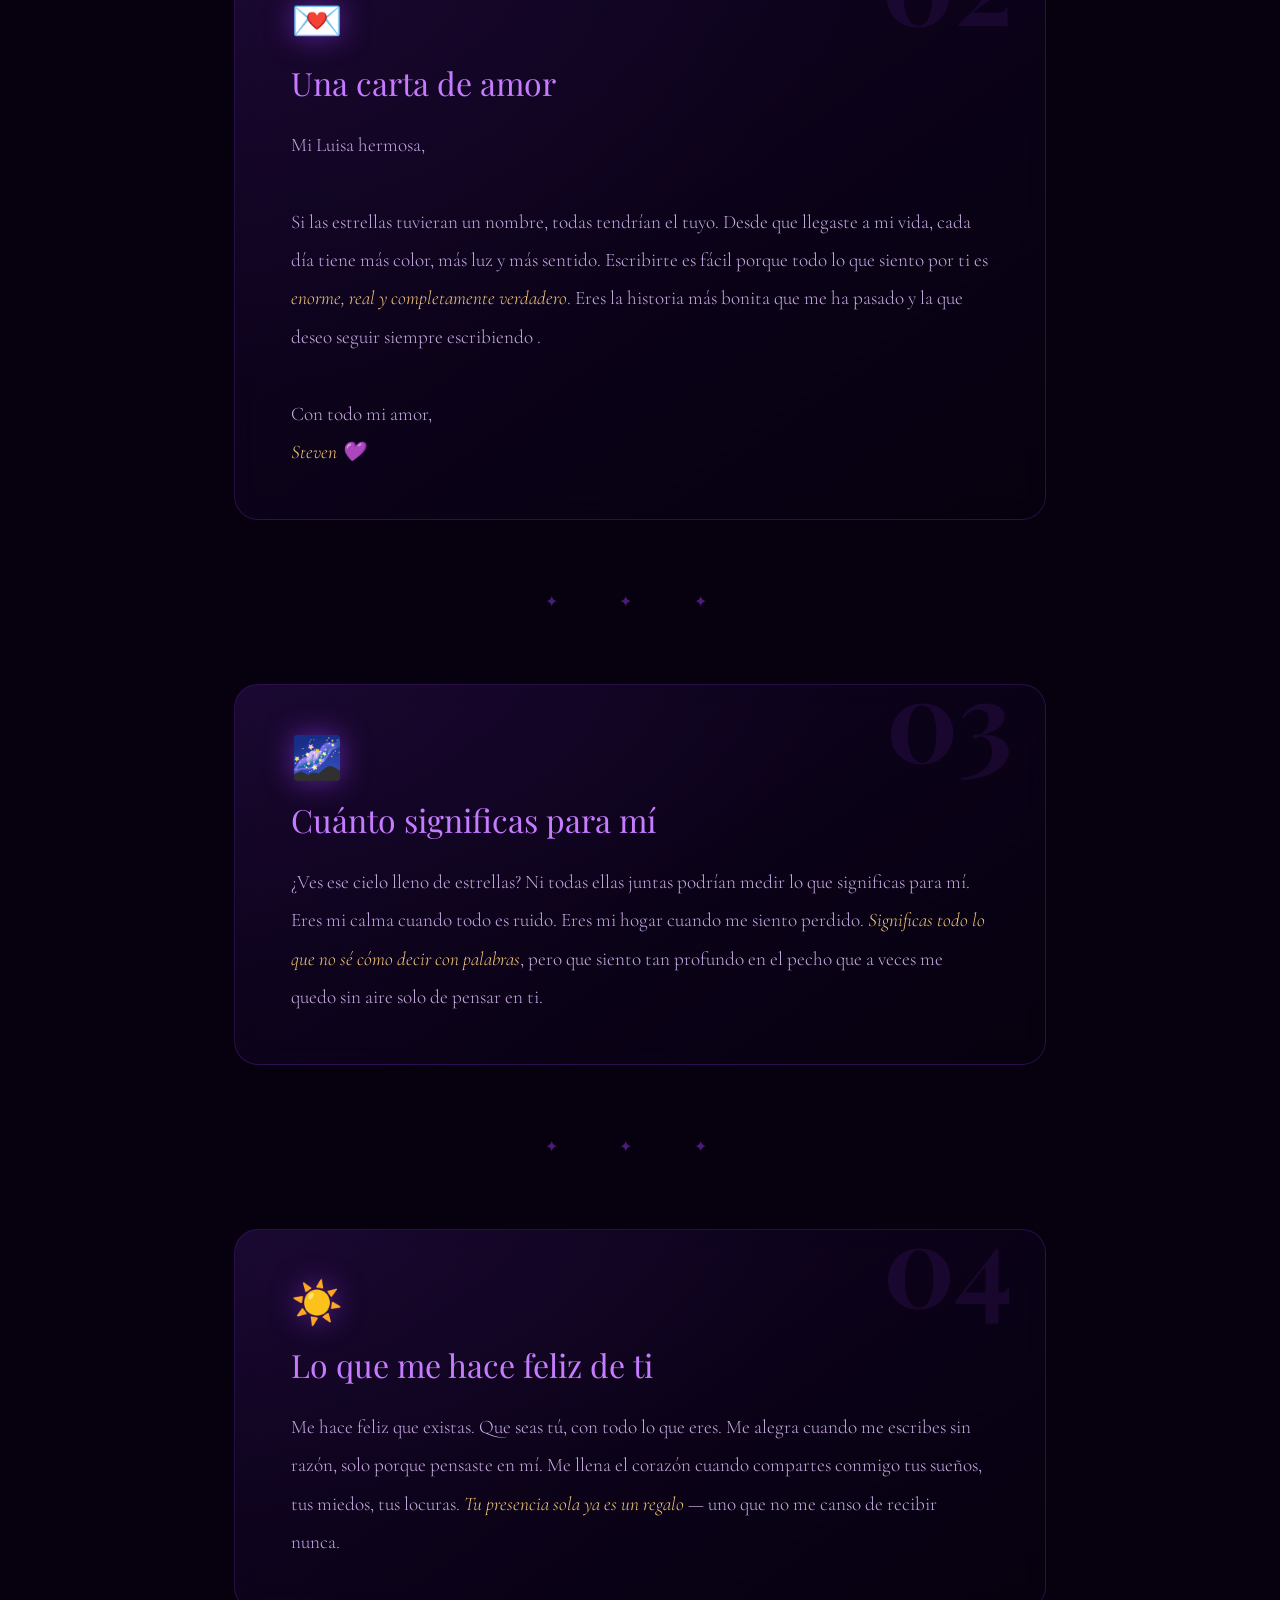
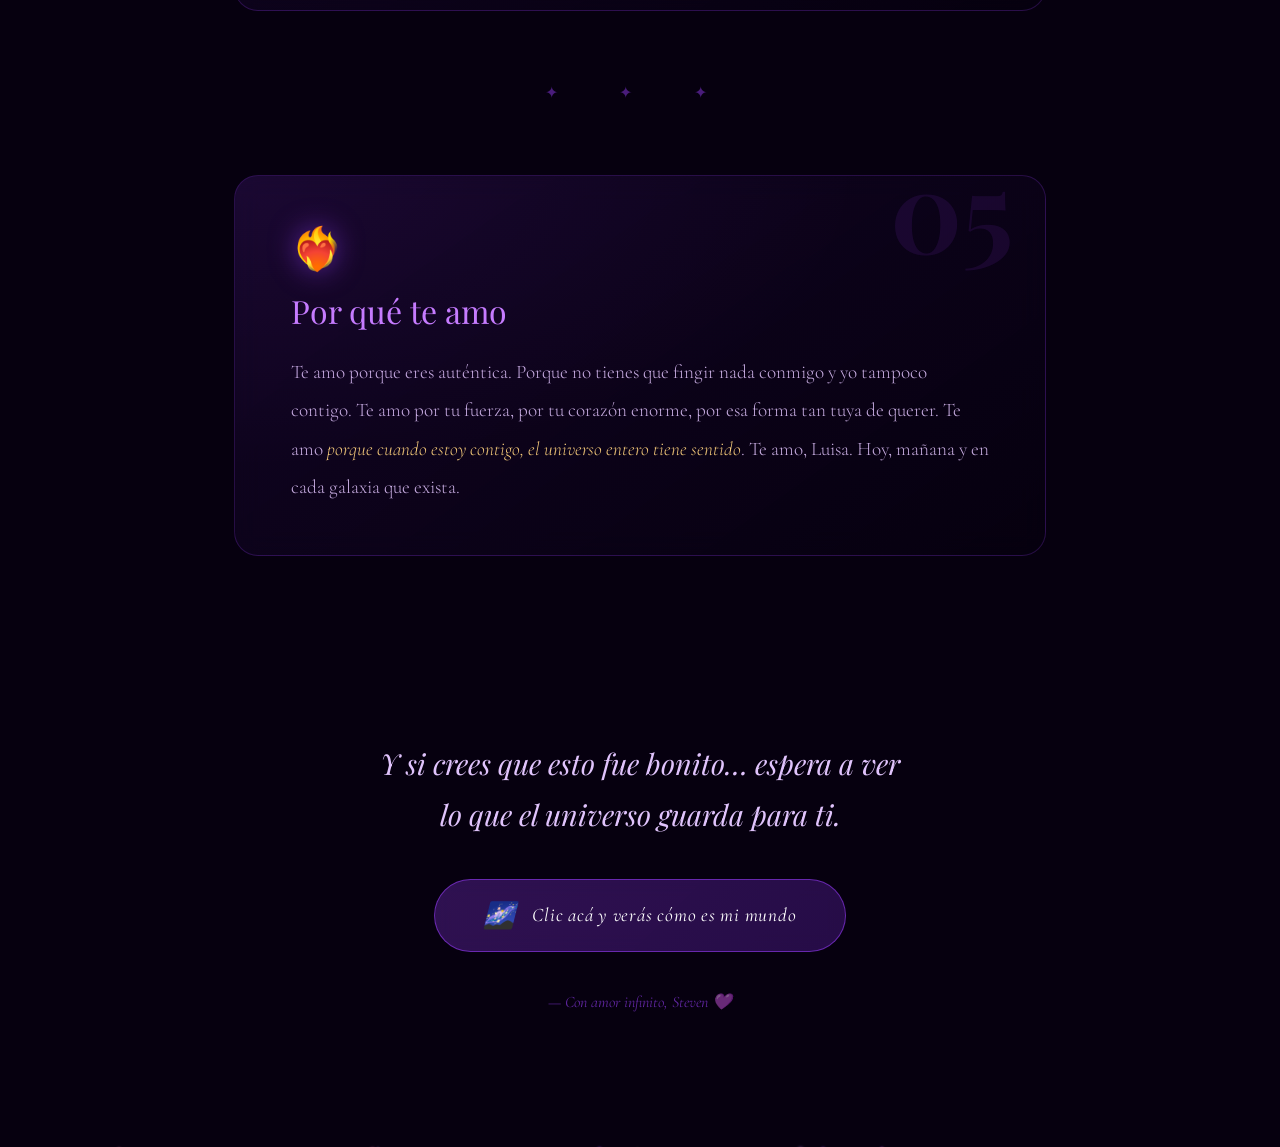
<file: index.html.html>
<!DOCTYPE html>
<html lang="es">
<head>
  <meta charset="UTF-8" />
  <meta name="viewport" content="width=device-width, initial-scale=1.0" />
  <title>Para Luisa 💜</title>
  <link href="https://fonts.googleapis.com/css2?family=Playfair+Display:ital,wght@0,400;0,700;1,400&family=Cormorant+Garamond:ital,wght@0,300;0,400;1,300;1,400&display=swap" rel="stylesheet" />
  <style>
    :root {
      --bg: #06000f;
      --purple-deep: #1a0035;
      --purple-mid: #5b1fa3;
      --purple-glow: #9b3dff;
      --purple-light: #c77dff;
      --stardust: #e0c3fc;
      --gold: #f4c97a;
      --white: #ffffff;
    }

    * { margin: 0; padding: 0; box-sizing: border-box; }
    html { scroll-behavior: smooth; }

    body {
      background: var(--bg);
      font-family: 'Cormorant Garamond', serif;
      color: var(--white);
      overflow-x: hidden;
    }

    #starfield {
      position: fixed;
      inset: 0;
      z-index: 0;
      pointer-events: none;
    }

    .nebula {
      position: fixed;
      border-radius: 50%;
      filter: blur(80px);
      opacity: 0.18;
      pointer-events: none;
      z-index: 0;
    }
    .nebula-1 { width: 600px; height: 600px; background: #7b2fff; top: -100px; left: -200px; }
    .nebula-2 { width: 500px; height: 500px; background: #ff2faa; bottom: 10%; right: -150px; }
    .nebula-3 { width: 400px; height: 400px; background: #2f5fff; bottom: 30%; left: 20%; }

    /* ── HERO ── */
    #hero {
      position: relative;
      z-index: 10;
      min-height: 100vh;
      display: flex;
      flex-direction: column;
      align-items: center;
      justify-content: center;
      text-align: center;
      padding: 2rem;
    }

    .hero-eyebrow {
      font-style: italic;
      font-size: clamp(0.9rem, 2vw, 1.1rem);
      color: var(--purple-light);
      letter-spacing: 0.3em;
      margin-bottom: 1.5rem;
      opacity: 0;
      animation: fadeUp 1s ease forwards 0.3s;
    }

    .hero-title {
      font-family: 'Playfair Display', serif;
      font-size: clamp(3.5rem, 12vw, 8rem);
      font-weight: 700;
      line-height: 1;
      background: linear-gradient(135deg, #e0c3fc 0%, #9b3dff 45%, #f4c97a 100%);
      -webkit-background-clip: text;
      -webkit-text-fill-color: transparent;
      background-clip: text;
      margin-bottom: 1.5rem;
      opacity: 0;
      animation: fadeUp 1s ease forwards 0.6s;
    }

    .hero-subtitle {
      font-size: clamp(1rem, 2.5vw, 1.35rem);
      font-style: italic;
      color: var(--stardust);
      max-width: 500px;
      line-height: 1.9;
      opacity: 0;
      animation: fadeUp 1s ease forwards 0.9s;
    }

    .scroll-hint {
      margin-top: 3.5rem;
      display: flex;
      flex-direction: column;
      align-items: center;
      gap: 0.6rem;
      opacity: 0;
      animation: fadeUp 1s ease forwards 1.4s;
      color: var(--purple-light);
      font-size: 0.85rem;
      letter-spacing: 0.2em;
    }
    .scroll-hint .line {
      width: 1px;
      height: 55px;
      background: linear-gradient(to bottom, transparent, var(--purple-glow));
      animation: linePulse 2s ease-in-out infinite;
    }
    @keyframes linePulse {
      0%, 100% { opacity: 0.5; transform: scaleY(1); }
      50% { opacity: 1; transform: scaleY(1.15); }
    }

    /* ── PASILLO ── */
    #hallway {
      position: relative;
      z-index: 10;
      padding: 4rem 1.5rem 6rem;
      max-width: 860px;
      margin: 0 auto;
      display: flex;
      flex-direction: column;
      gap: 4.5rem;
    }

    .card-wrapper {
      opacity: 0;
      transform: translateY(60px);
      transition: opacity 0.85s ease, transform 0.85s ease;
    }
    .card-wrapper.visible { opacity: 1; transform: translateY(0); }

    .card {
      position: relative;
      background: linear-gradient(145deg, rgba(91,31,163,0.14), rgba(6,0,15,0.85));
      border: 1px solid rgba(155,61,255,0.22);
      border-radius: 24px;
      padding: 3rem 3.5rem 3rem;
      backdrop-filter: blur(14px);
      overflow: hidden;
      transition: transform 0.4s ease, box-shadow 0.4s ease;
    }
    .card:hover {
      transform: translateY(-7px);
      box-shadow: 0 24px 64px rgba(155,61,255,0.22);
    }
    .card::before {
      content: '';
      position: absolute;
      inset: 0;
      background: radial-gradient(ellipse at top left, rgba(155,61,255,0.07), transparent 55%);
      pointer-events: none;
    }

    .card-number {
      font-family: 'Playfair Display', serif;
      font-size: 7rem;
      font-weight: 700;
      color: rgba(155,61,255,0.1);
      position: absolute;
      top: -1.5rem;
      right: 2rem;
      line-height: 1;
      user-select: none;
    }

    .card-icon {
      font-size: 2.6rem;
      margin-bottom: 1rem;
      display: block;
      filter: drop-shadow(0 0 14px rgba(155,61,255,0.55));
    }

    .card-title {
      font-family: 'Playfair Display', serif;
      font-size: clamp(1.4rem, 4vw, 2rem);
      font-weight: 400;
      color: var(--purple-light);
      margin-bottom: 1.4rem;
      line-height: 1.25;
    }

    .card-body {
      font-size: clamp(1rem, 2.5vw, 1.2rem);
      font-weight: 300;
      line-height: 2;
      color: rgba(224,195,252,0.88);
    }
    .card-body em {
      font-style: italic;
      color: var(--gold);
    }

    /* separador */
    .star-sep {
      text-align: center;
      font-size: 1rem;
      color: rgba(155,61,255,0.45);
      letter-spacing: 1.8rem;
      opacity: 0;
      transition: opacity 0.9s ease;
    }
    .star-sep.visible { opacity: 1; }

    /* ── PORTAL ── */
    #portal {
      position: relative;
      z-index: 10;
      min-height: 55vh;
      display: flex;
      flex-direction: column;
      align-items: center;
      justify-content: center;
      text-align: center;
      padding: 4rem 2rem 7rem;
      gap: 2.5rem;
    }

    .portal-tagline {
      font-family: 'Playfair Display', serif;
      font-size: clamp(1.2rem, 3.5vw, 1.8rem);
      font-style: italic;
      color: var(--stardust);
      max-width: 520px;
      line-height: 1.75;
      opacity: 0;
      transition: opacity 0.9s ease, transform 0.9s ease;
      transform: translateY(24px);
    }
    .portal-tagline.visible { opacity: 1; transform: translateY(0); }

    .portal-btn {
      display: inline-flex;
      align-items: center;
      gap: 1rem;
      padding: 1.25rem 3rem;
      background: linear-gradient(135deg, rgba(155,61,255,0.28), rgba(91,31,163,0.38));
      border: 1.5px solid rgba(155,61,255,0.55);
      border-radius: 100px;
      color: var(--white);
      font-family: 'Cormorant Garamond', serif;
      font-size: 1.2rem;
      font-style: italic;
      letter-spacing: 0.04em;
      text-decoration: none;
      backdrop-filter: blur(10px);
      cursor: pointer;
      position: relative;
      overflow: hidden;
      opacity: 0;
      transition: opacity 0.9s ease 0.3s, transform 0.9s ease 0.3s, box-shadow 0.4s ease;
      transform: translateY(24px);
    }
    .portal-btn.visible {
      opacity: 1;
      transform: translateY(0);
    }
    .portal-btn:hover {
      box-shadow: 0 0 48px rgba(155,61,255,0.5), 0 0 90px rgba(155,61,255,0.18);
      border-color: rgba(199,125,255,0.85);
      transform: scale(1.04);
    }
    .portal-btn .icon {
      font-size: 1.6rem;
      animation: floatIcon 3s ease-in-out infinite;
    }
    @keyframes floatIcon {
      0%, 100% { transform: translateY(0); }
      50% { transform: translateY(-5px); }
    }

    .firma {
      font-style: italic;
      font-size: 1rem;
      color: rgba(155,61,255,0.6);
      opacity: 0;
      transition: opacity 0.9s ease 0.6s;
    }
    .firma.visible { opacity: 1; }

    /* ── ANIMATIONS ── */
    @keyframes fadeUp {
      from { opacity: 0; transform: translateY(24px); }
      to   { opacity: 1; transform: translateY(0); }
    }

    /* partículas */
    .particle {
      position: fixed;
      pointer-events: none;
      z-index: 1;
      border-radius: 50%;
      animation: rise linear infinite;
    }
    @keyframes rise {
      0%   { transform: translateY(110vh) rotate(0deg);   opacity: 0; }
      8%   { opacity: 0.8; }
      90%  { opacity: 0.4; }
      100% { transform: translateY(-10vh) rotate(540deg); opacity: 0; }
    }

    @media (max-width: 600px) {
      .card { padding: 2rem 1.6rem; }
      .card-number { font-size: 4.5rem; }
    }
  </style>
</head>
<body>

  <canvas id="starfield"></canvas>
  <div class="nebula nebula-1"></div>
  <div class="nebula nebula-2"></div>
  <div class="nebula nebula-3"></div>

  <!-- HERO -->
  <section id="hero">
    <p class="hero-eyebrow">✦ una carta del universo para ti ✦</p>
    <h1 class="hero-title">Para Luisa</h1>
    <p class="hero-subtitle">Hay cosas que no puedo mantener en secreto… pero y quiero contártelas todas.</p>
    <div class="scroll-hint">
      <span>Desplázate suavemente</span>
      <div class="line"></div>
    </div>
  </section>

  <!-- PASILLO DE CARTITAS -->
  <section id="hallway">

    <div class="card-wrapper">
      <div class="card">
        <span class="card-number">01</span>
        <span class="card-icon">🌸</span>
        <h2 class="card-title">Lo que me enamora de ti</h2>
        <p class="card-body">
          Me enamoras con cada pequeño detalle que ni siquiera notas. La forma en que ríes, esa risa que no puedes controlar y que me hace querer detener el tiempo. <em>Tu mirada que dice más que mil palabras.</em> La manera en que ves el mundo con esa ternura tan tuya. Me enamoro de ti cada día, como si fuera la primera vez que hablamos, como si fuese ese momento en el que tamto empecé a adorarte, o hasta el que llegué a amarte.
        </p>
      </div>
    </div>

    <div class="star-sep">✦ ✦ ✦</div>

    <div class="card-wrapper">
      <div class="card">
        <span class="card-number">02</span>
        <span class="card-icon">💌</span>
        <h2 class="card-title">Una carta de amor</h2>
        <p class="card-body">
          Mi Luisa hermosa,<br><br>
          Si las estrellas tuvieran un nombre, todas tendrían el tuyo. Desde que llegaste a mi vida, cada día tiene más color, más luz y más sentido. Escribirte es fácil porque todo lo que siento por ti es <em>enorme, real y completamente verdadero</em>. Eres la historia más bonita que me ha pasado y la que deseo seguir siempre escribiendo .
          <br><br>
          Con todo mi amor,<br>
          <em>Steven 💜</em>
        </p>
      </div>
    </div>

    <div class="star-sep">✦ ✦ ✦</div>

    <div class="card-wrapper">
      <div class="card">
        <span class="card-number">03</span>
        <span class="card-icon">🌌</span>
        <h2 class="card-title">Cuánto significas para mí</h2>
        <p class="card-body">
          ¿Ves ese cielo lleno de estrellas? Ni todas ellas juntas podrían medir lo que significas para mí. Eres mi calma cuando todo es ruido. Eres mi hogar cuando me siento perdido. <em>Significas todo lo que no sé cómo decir con palabras</em>, pero que siento tan profundo en el pecho que a veces me quedo sin aire solo de pensar en ti.
        </p>
      </div>
    </div>

    <div class="star-sep">✦ ✦ ✦</div>

    <div class="card-wrapper">
      <div class="card">
        <span class="card-number">04</span>
        <span class="card-icon">☀️</span>
        <h2 class="card-title">Lo que me hace feliz de ti</h2>
        <p class="card-body">
          Me hace feliz que existas. Que seas tú, con todo lo que eres. Me alegra cuando me escribes sin razón, solo porque pensaste en mí. Me llena el corazón cuando compartes conmigo tus sueños, tus miedos, tus locuras. <em>Tu presencia sola ya es un regalo</em> — uno que no me canso de recibir nunca.
        </p>
      </div>
    </div>

    <div class="star-sep">✦ ✦ ✦</div>

    <div class="card-wrapper">
      <div class="card">
        <span class="card-number">05</span>
        <span class="card-icon">❤️‍🔥</span>
        <h2 class="card-title">Por qué te amo</h2>
        <p class="card-body">
          Te amo porque eres auténtica. Porque no tienes que fingir nada conmigo y yo tampoco contigo. Te amo por tu fuerza, por tu corazón enorme, por esa forma tan tuya de querer. Te amo <em>porque cuando estoy contigo, el universo entero tiene sentido</em>. Te amo, Luisa. Hoy, mañana y en cada galaxia que exista.
        </p>
      </div>
    </div>

  </section>

  <!-- PORTAL AL INDEX -->
  <section id="portal">
    <p class="portal-tagline">Y si crees que esto fue bonito… espera a ver lo que el universo guarda para ti.</p>
    <a href="index.html" class="portal-btn">
      <span class="icon">🌌</span>
      <span>Clic acá y verás cómo es mi mundo</span>
    </a>
    <p class="firma">— Con amor infinito, Steven 💜</p>
  </section>

  <script>
    // ── STARFIELD CANVAS ──
    const canvas = document.getElementById('starfield');
    const ctx = canvas.getContext('2d');

    function resize() { canvas.width = window.innerWidth; canvas.height = window.innerHeight; }
    resize();
    window.addEventListener('resize', resize);

    const stars = Array.from({ length: 230 }, () => ({
      x: Math.random() * window.innerWidth,
      y: Math.random() * window.innerHeight,
      r: Math.random() * 1.6 + 0.3,
      speed: Math.random() * 0.006 + 0.002,
      phase: Math.random() * Math.PI * 2
    }));

    function draw(t) {
      ctx.clearRect(0, 0, canvas.width, canvas.height);
      stars.forEach(s => {
        const a = 0.25 + 0.75 * Math.abs(Math.sin(t * 0.001 * s.speed * 160 + s.phase));
        ctx.beginPath();
        ctx.arc(s.x, s.y, s.r, 0, Math.PI * 2);
        ctx.fillStyle = `rgba(210,170,255,${a})`;
        ctx.fill();
      });
      requestAnimationFrame(draw);
    }
    requestAnimationFrame(draw);

    // ── PARTÍCULAS ──
    const colors = ['rgba(155,61,255,0.55)', 'rgba(199,125,255,0.45)', 'rgba(244,201,122,0.35)', 'rgba(255,100,200,0.3)'];
    for (let i = 0; i < 20; i++) {
      const p = document.createElement('div');
      p.className = 'particle';
      const sz = Math.random() * 4 + 1.5;
      p.style.cssText = `width:${sz}px;height:${sz}px;left:${Math.random()*100}vw;background:${colors[i%4]};animation-duration:${Math.random()*18+14}s;animation-delay:${Math.random()*18}s;filter:blur(${Math.random()*1.5}px)`;
      document.body.appendChild(p);
    }

    // ── SCROLL REVEAL ──
    const io = new IntersectionObserver(entries => {
      entries.forEach(e => { if (e.isIntersecting) e.target.classList.add('visible'); });
    }, { threshold: 0.15 });

    document.querySelectorAll('.card-wrapper, .star-sep').forEach(el => io.observe(el));

    const portalIo = new IntersectionObserver(entries => {
      entries.forEach(e => {
        if (e.isIntersecting) {
          document.querySelectorAll('.portal-tagline, .portal-btn, .firma').forEach(el => el.classList.add('visible'));
        }
      });
    }, { threshold: 0.2 });
    portalIo.observe(document.getElementById('portal'));

    // ── SHOOTING STARS ──
    function shoot() {
      const el = document.createElement('div');
      const len = 80 + Math.random() * 80;
      el.style.cssText = `position:fixed;top:${Math.random()*45}vh;left:${75+Math.random()*25}vw;width:${len}px;height:1px;background:linear-gradient(to left,rgba(255,255,255,0.9),transparent);z-index:2;pointer-events:none;border-radius:1px;transform:rotate(${-15-Math.random()*20}deg);opacity:0;transition:transform 0.9s ease,opacity 0.9s ease`;
      document.body.appendChild(el);
      requestAnimationFrame(() => {
        el.style.opacity = '1';
        el.style.transform += ' translateX(-55vw)';
        setTimeout(() => { el.style.opacity = '0'; setTimeout(() => el.remove(), 600); }, 700);
      });
    }
    setInterval(shoot, 5500);
  </script>
</body>
</html>
</file>
